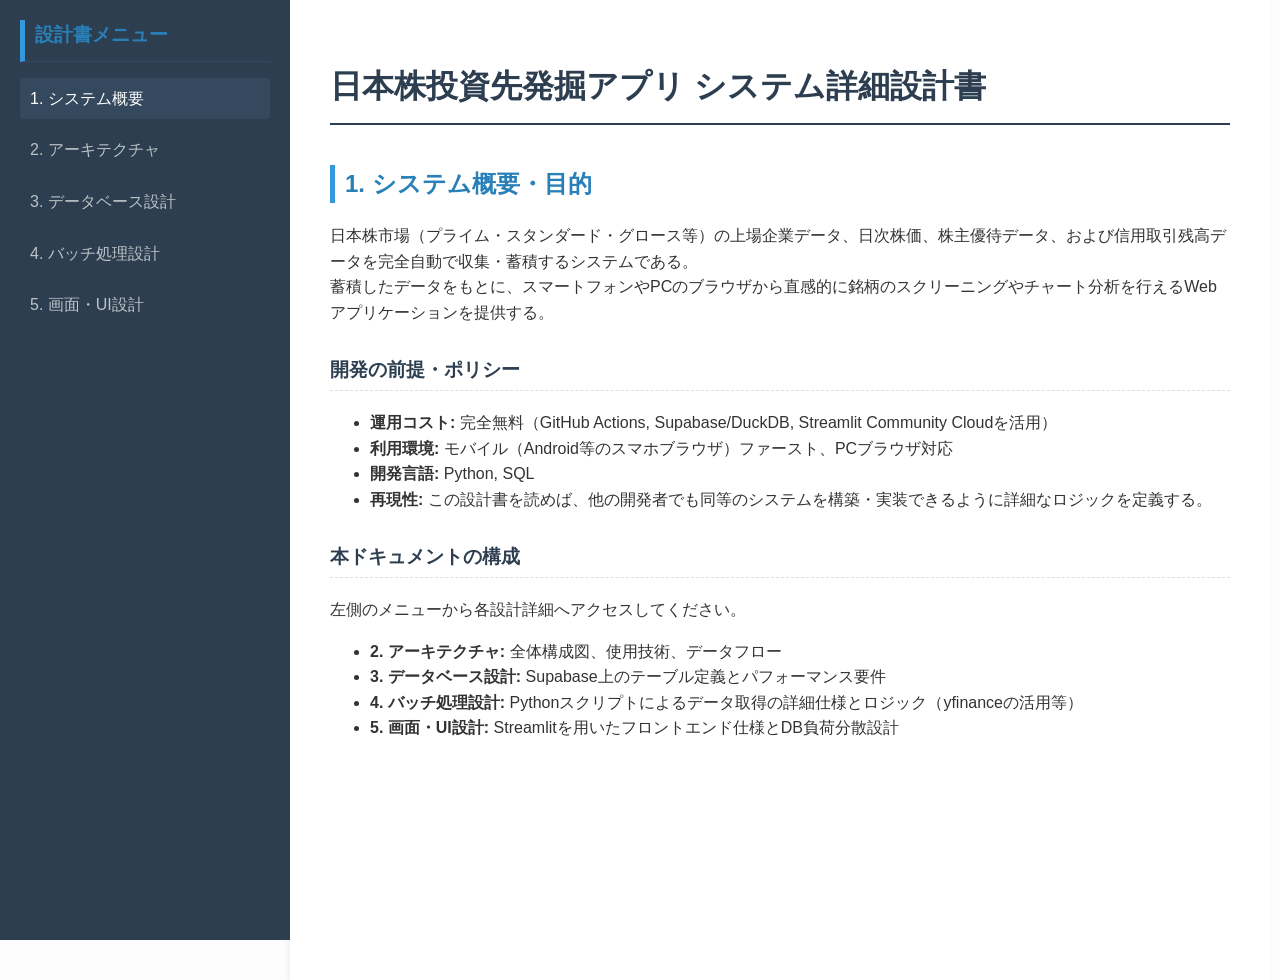
<file: 設計書/index.html>
<!DOCTYPE html>
<html lang="ja">
<head>
    <meta charset="UTF-8">
    <title>システム概要 | 日本株投資先発掘アプリ設計書</title>
    <link rel="stylesheet" href="style.css">
</head>
<body>
    <div class="sidebar">
        <h2>設計書メニュー</h2>
        <ul>
            <li><a href="index.html" class="active">1. システム概要</a></li>
            <li><a href="architecture.html">2. アーキテクチャ</a></li>
            <li><a href="database.html">3. データベース設計</a></li>
            <li><a href="batch_processing.html">4. バッチ処理設計</a></li>
            <li><a href="frontend.html">5. 画面・UI設計</a></li>
        </ul>
    </div>
    <div class="content">
        <h1>日本株投資先発掘アプリ システム詳細設計書</h1>
        
        <h2>1. システム概要・目的</h2>
        <p>日本株市場（プライム・スタンダード・グロース等）の上場企業データ、日次株価、株主優待データ、および信用取引残高データを完全自動で収集・蓄積するシステムである。<br>
        蓄積したデータをもとに、スマートフォンやPCのブラウザから直感的に銘柄のスクリーニングやチャート分析を行えるWebアプリケーションを提供する。</p>
        
        <h3>開発の前提・ポリシー</h3>
        <ul>
            <li><strong>運用コスト:</strong> 完全無料（GitHub Actions, Supabase/DuckDB, Streamlit Community Cloudを活用）</li>
            <li><strong>利用環境:</strong> モバイル（Android等のスマホブラウザ）ファースト、PCブラウザ対応</li>
            <li><strong>開発言語:</strong> Python, SQL</li>
            <li><strong>再現性:</strong> この設計書を読めば、他の開発者でも同等のシステムを構築・実装できるように詳細なロジックを定義する。</li>
        </ul>

        <h3>本ドキュメントの構成</h3>
        <p>左側のメニューから各設計詳細へアクセスしてください。</p>
        <ul>
            <li><strong>2. アーキテクチャ:</strong> 全体構成図、使用技術、データフロー</li>
            <li><strong>3. データベース設計:</strong> Supabase上のテーブル定義とパフォーマンス要件</li>
            <li><strong>4. バッチ処理設計:</strong> Pythonスクリプトによるデータ取得の詳細仕様とロジック（yfinanceの活用等）</li>
            <li><strong>5. 画面・UI設計:</strong> Streamlitを用いたフロントエンド仕様とDB負荷分散設計</li>
        </ul>
    </div>
</body>
</html>
</file>
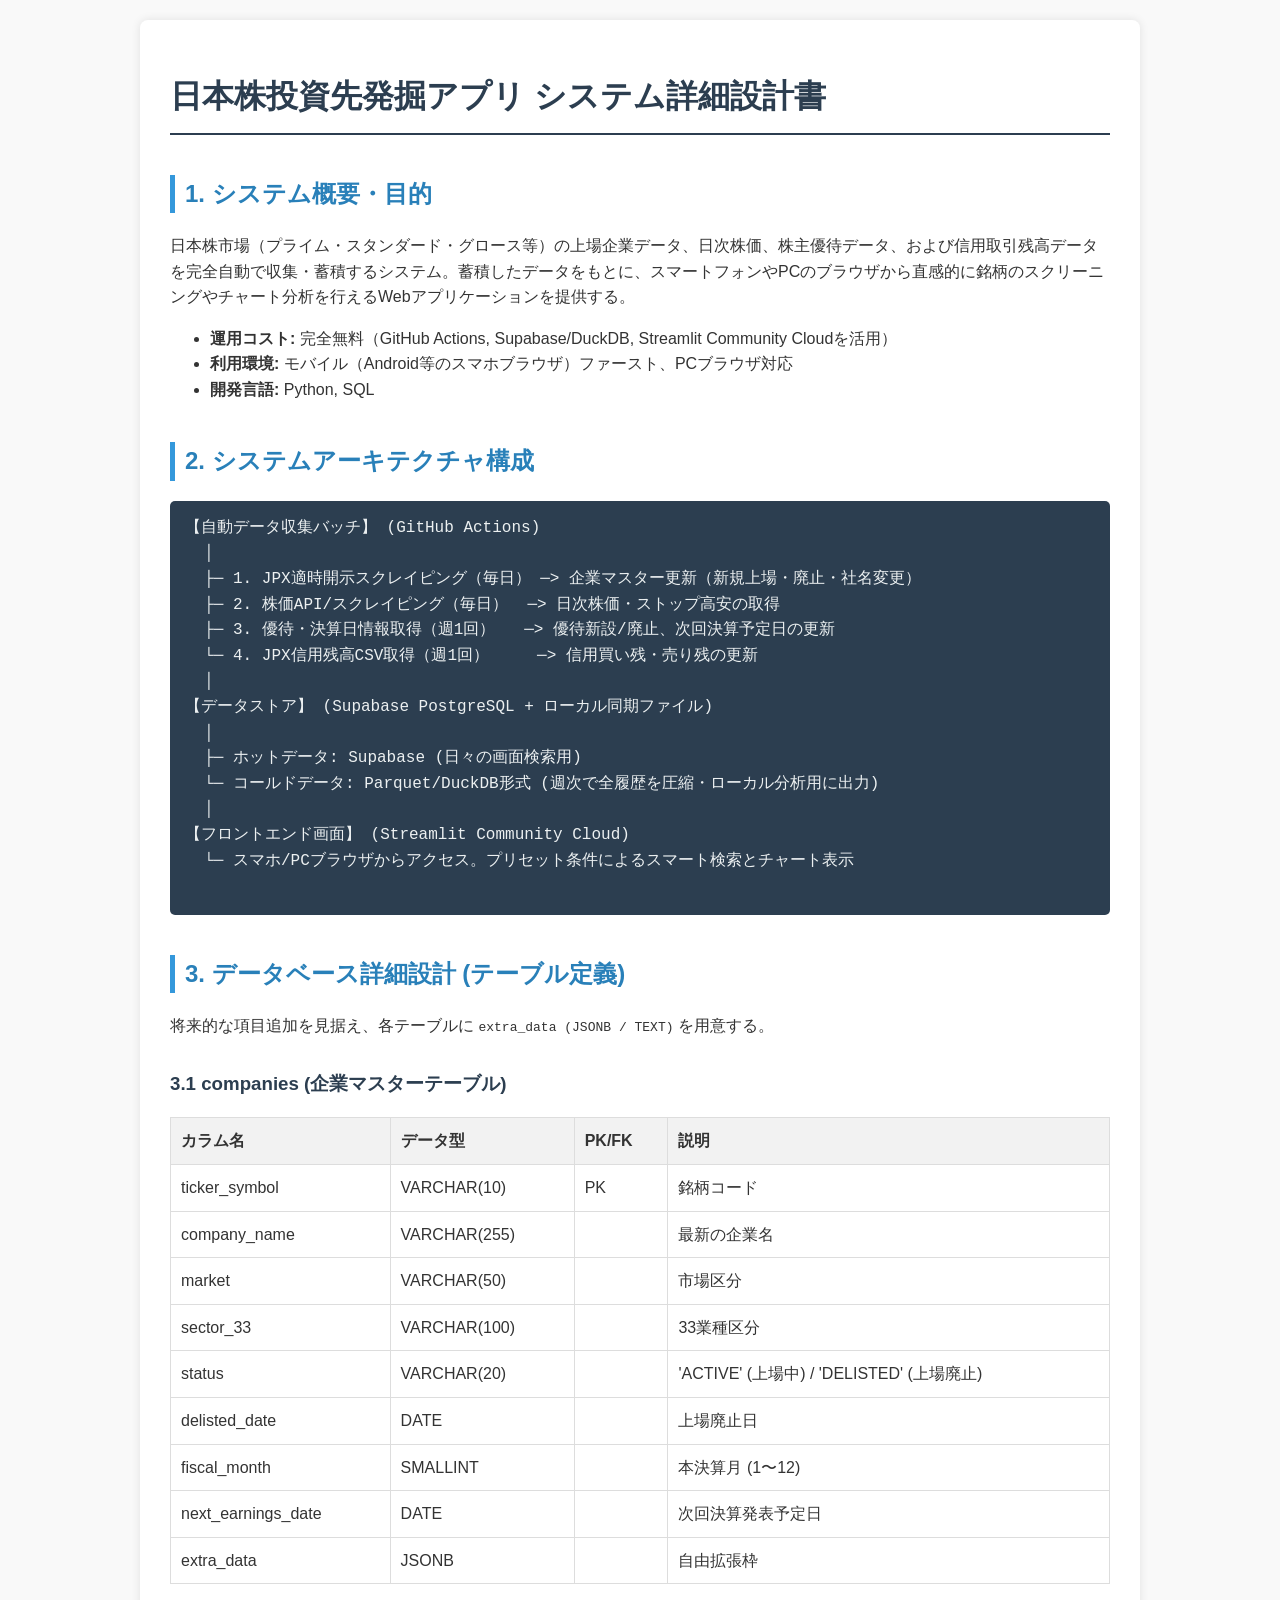
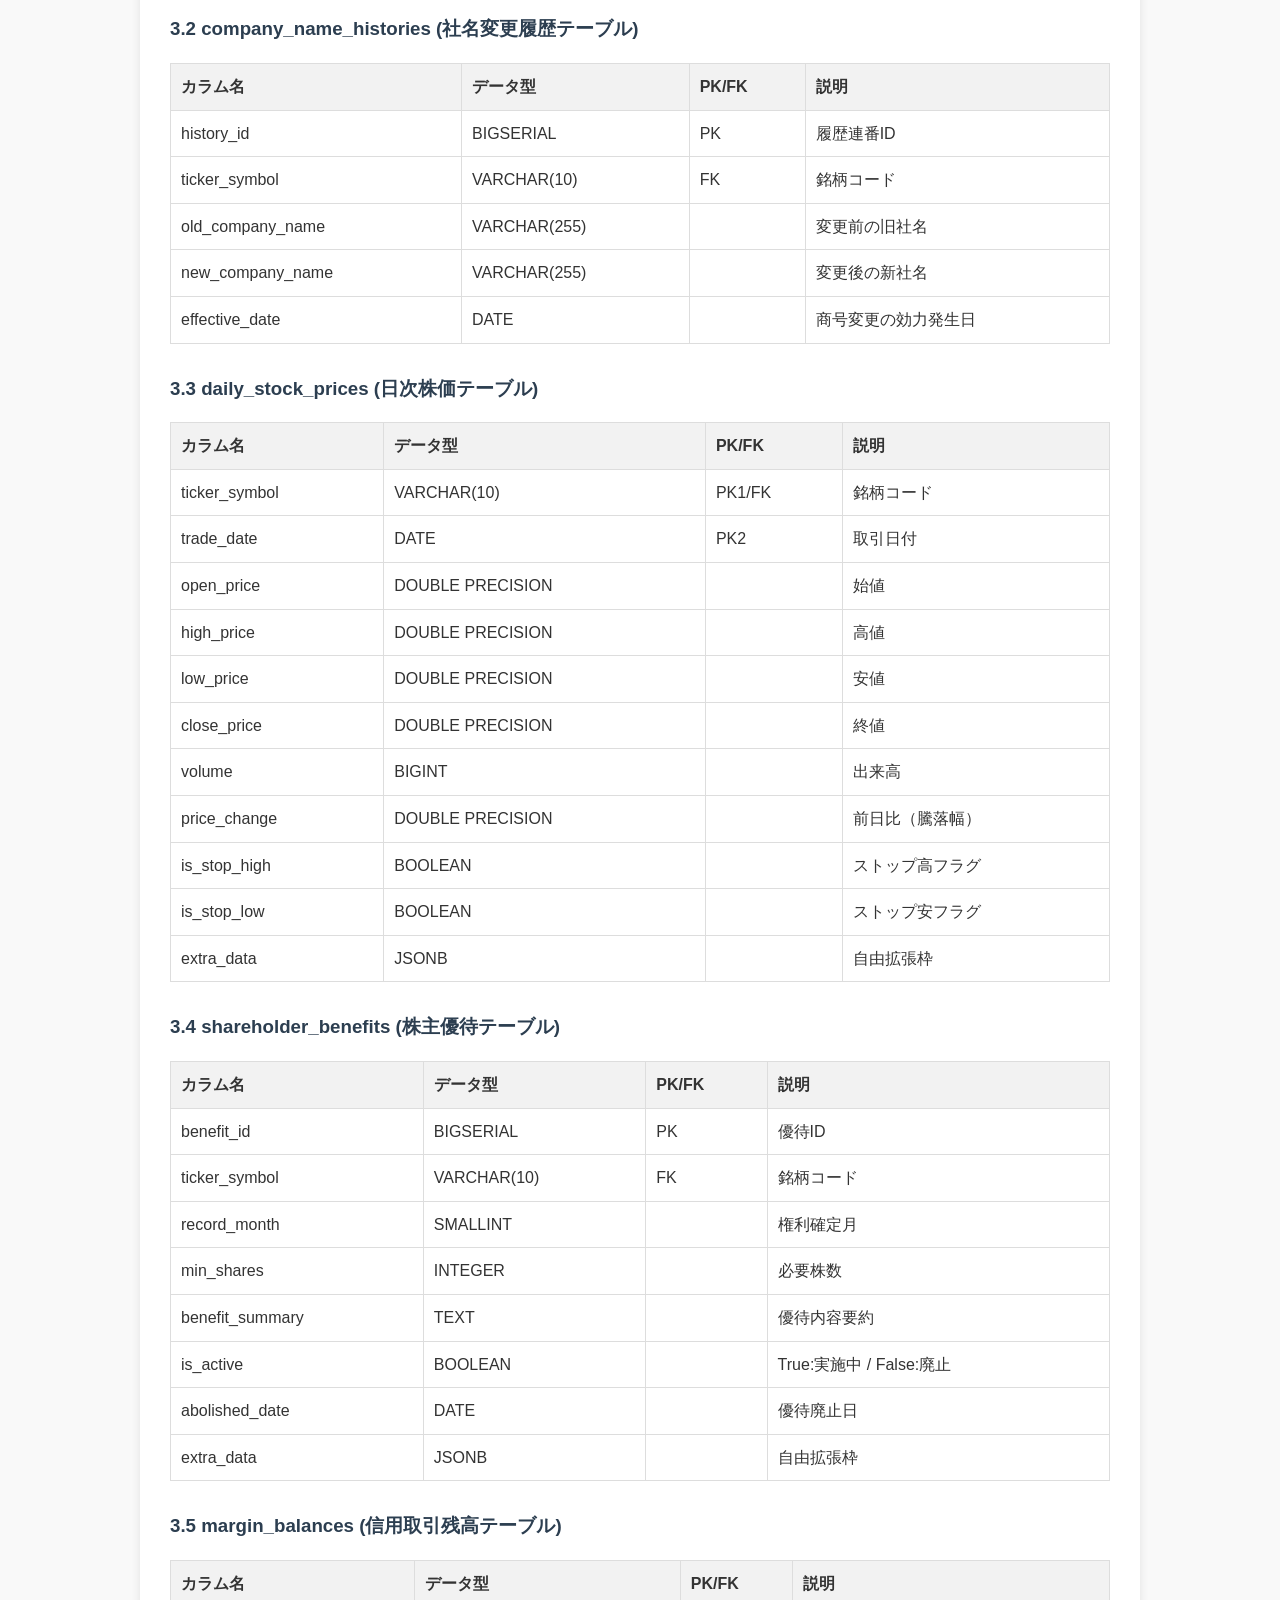
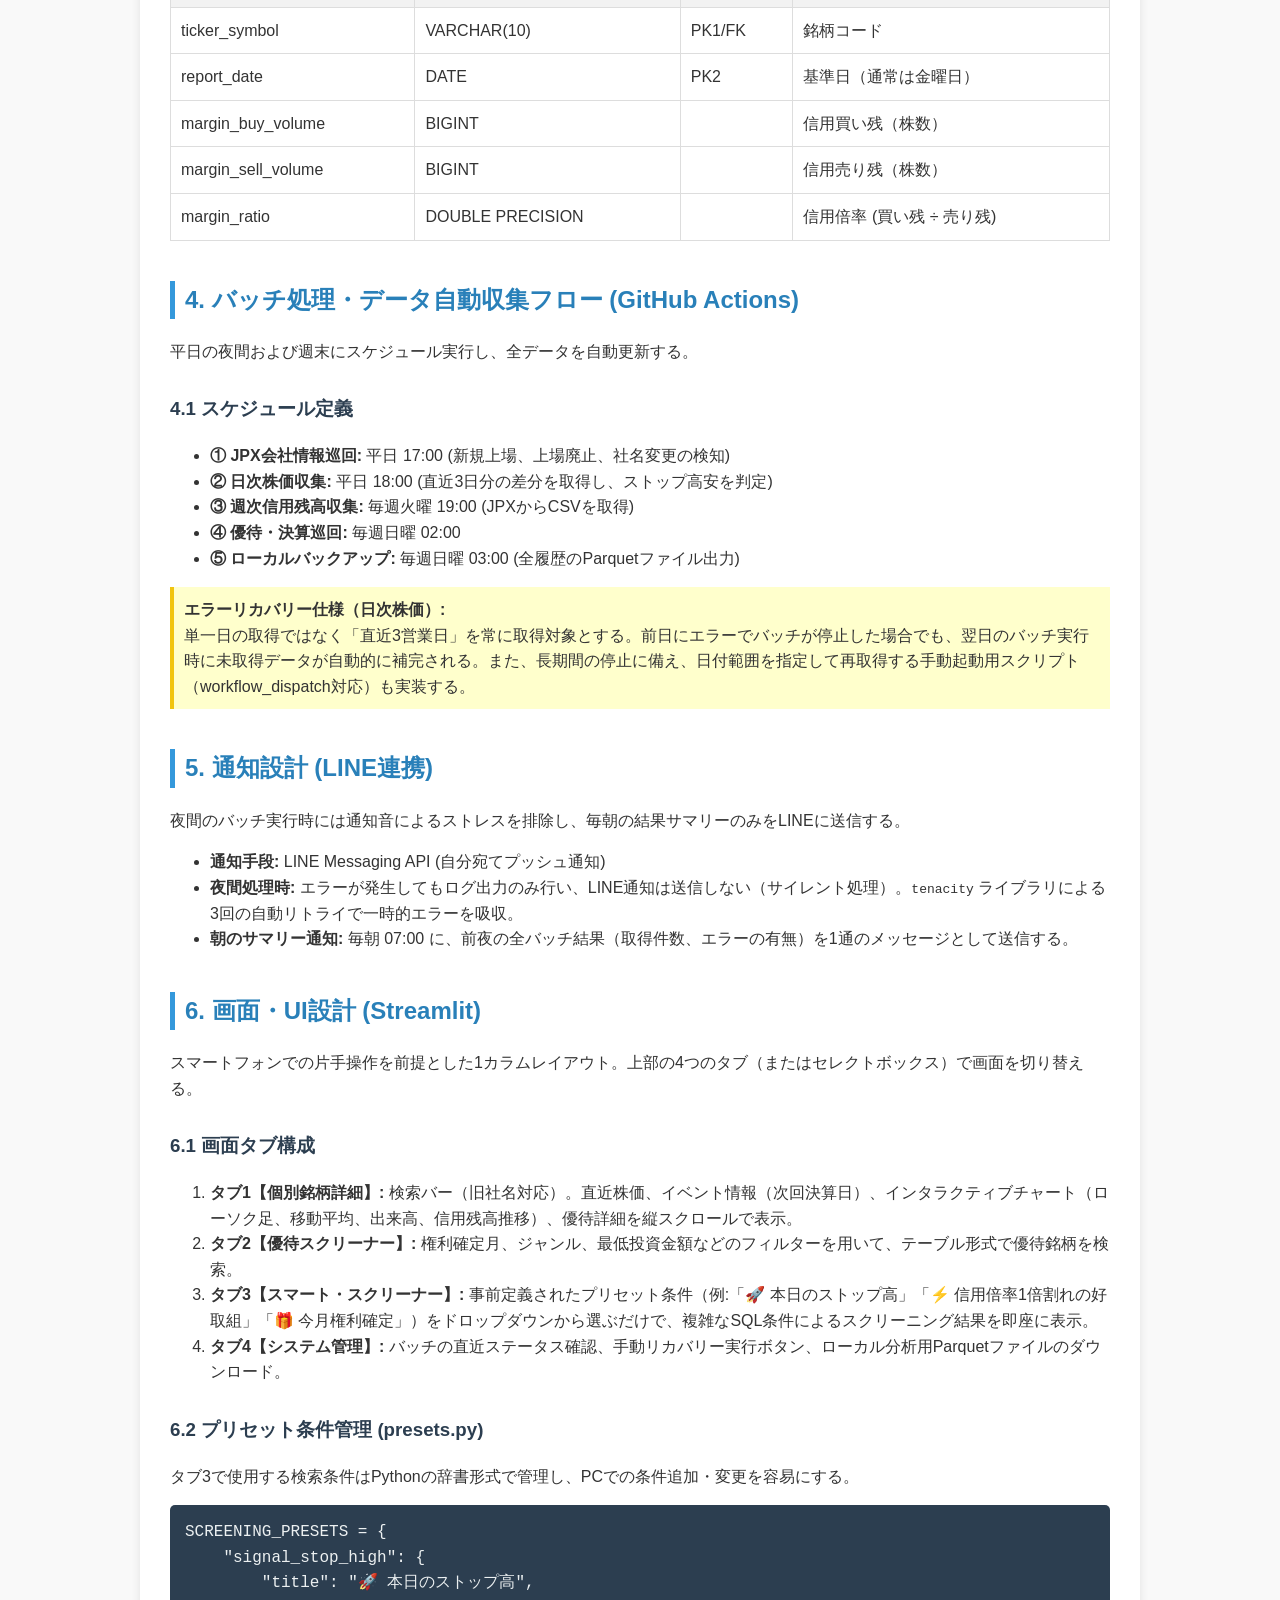
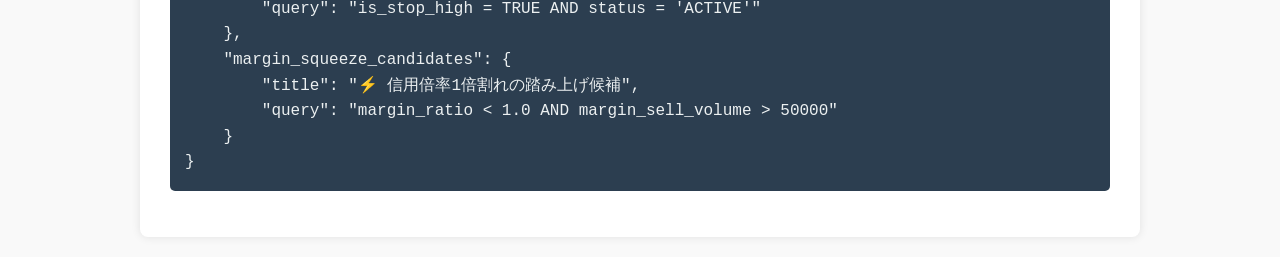
<file: 事前設計書など/システム設計書.html>
<!DOCTYPE html>
<html lang="ja">
<head>
    <meta charset="UTF-8">
    <meta name="viewport" content="width=device-width, initial-scale=1.0">
    <title>日本株投資先発掘アプリ システム詳細設計書</title>
    <style>
        body {
            font-family: -apple-system, BlinkMacSystemFont, "Segoe UI", Roboto, "Helvetica Neue", Arial, sans-serif;
            line-height: 1.6;
            color: #333;
            max-width: 1000px;
            margin: 0 auto;
            padding: 20px;
            background-color: #f9f9f9;
        }
        h1 {
            border-bottom: 2px solid #2c3e50;
            padding-bottom: 10px;
            color: #2c3e50;
        }
        h2 {
            border-left: 5px solid #3498db;
            padding-left: 10px;
            margin-top: 40px;
            color: #2980b9;
        }
        h3 {
            margin-top: 30px;
            color: #2c3e50;
        }
        table {
            border-collapse: collapse;
            width: 100%;
            margin-bottom: 20px;
            background-color: #fff;
        }
        th, td {
            border: 1px solid #ddd;
            padding: 10px;
            text-align: left;
        }
        th {
            background-color: #f2f2f2;
            color: #333;
        }
        pre {
            background-color: #2c3e50;
            color: #ecf0f1;
            padding: 15px;
            border-radius: 5px;
            overflow-x: auto;
            font-family: "Courier New", Courier, monospace;
        }
        .note {
            background-color: #ffffcc;
            border-left: 4px solid #f1c40f;
            padding: 10px;
            margin: 10px 0;
        }
        .container {
            background-color: #fff;
            padding: 30px;
            border-radius: 8px;
            box-shadow: 0 0 10px rgba(0,0,0,0.1);
        }
    </style>
</head>
<body>
    <div class="container">
        <h1>日本株投資先発掘アプリ システム詳細設計書</h1>

        <h2>1. システム概要・目的</h2>
        <p>日本株市場（プライム・スタンダード・グロース等）の上場企業データ、日次株価、株主優待データ、および信用取引残高データを完全自動で収集・蓄積するシステム。蓄積したデータをもとに、スマートフォンやPCのブラウザから直感的に銘柄のスクリーニングやチャート分析を行えるWebアプリケーションを提供する。</p>
        <ul>
            <li><strong>運用コスト:</strong> 完全無料（GitHub Actions, Supabase/DuckDB, Streamlit Community Cloudを活用）</li>
            <li><strong>利用環境:</strong> モバイル（Android等のスマホブラウザ）ファースト、PCブラウザ対応</li>
            <li><strong>開発言語:</strong> Python, SQL</li>
        </ul>

        <h2>2. システムアーキテクチャ構成</h2>
        <pre>
【自動データ収集バッチ】 (GitHub Actions)
  │
  ├─ 1. JPX適時開示スクレイピング（毎日） ─> 企業マスター更新（新規上場・廃止・社名変更）
  ├─ 2. 株価API/スクレイピング（毎日）  ─> 日次株価・ストップ高安の取得
  ├─ 3. 優待・決算日情報取得（週1回）   ─> 優待新設/廃止、次回決算予定日の更新
  └─ 4. JPX信用残高CSV取得（週1回）     ─> 信用買い残・売り残の更新
  │
【データストア】 (Supabase PostgreSQL + ローカル同期ファイル)
  │
  ├─ ホットデータ: Supabase (日々の画面検索用)
  └─ コールドデータ: Parquet/DuckDB形式 (週次で全履歴を圧縮・ローカル分析用に出力)
  │
【フロントエンド画面】 (Streamlit Community Cloud)
  └─ スマホ/PCブラウザからアクセス。プリセット条件によるスマート検索とチャート表示
        </pre>

        <h2>3. データベース詳細設計 (テーブル定義)</h2>
        <p>将来的な項目追加を見据え、各テーブルに <code>extra_data (JSONB / TEXT)</code> を用意する。</p>

        <h3>3.1 companies (企業マスターテーブル)</h3>
        <table>
            <tr><th>カラム名</th><th>データ型</th><th>PK/FK</th><th>説明</th></tr>
            <tr><td>ticker_symbol</td><td>VARCHAR(10)</td><td>PK</td><td>銘柄コード</td></tr>
            <tr><td>company_name</td><td>VARCHAR(255)</td><td></td><td>最新の企業名</td></tr>
            <tr><td>market</td><td>VARCHAR(50)</td><td></td><td>市場区分</td></tr>
            <tr><td>sector_33</td><td>VARCHAR(100)</td><td></td><td>33業種区分</td></tr>
            <tr><td>status</td><td>VARCHAR(20)</td><td></td><td>'ACTIVE' (上場中) / 'DELISTED' (上場廃止)</td></tr>
            <tr><td>delisted_date</td><td>DATE</td><td></td><td>上場廃止日</td></tr>
            <tr><td>fiscal_month</td><td>SMALLINT</td><td></td><td>本決算月 (1〜12)</td></tr>
            <tr><td>next_earnings_date</td><td>DATE</td><td></td><td>次回決算発表予定日</td></tr>
            <tr><td>extra_data</td><td>JSONB</td><td></td><td>自由拡張枠</td></tr>
        </table>

        <h3>3.2 company_name_histories (社名変更履歴テーブル)</h3>
        <table>
            <tr><th>カラム名</th><th>データ型</th><th>PK/FK</th><th>説明</th></tr>
            <tr><td>history_id</td><td>BIGSERIAL</td><td>PK</td><td>履歴連番ID</td></tr>
            <tr><td>ticker_symbol</td><td>VARCHAR(10)</td><td>FK</td><td>銘柄コード</td></tr>
            <tr><td>old_company_name</td><td>VARCHAR(255)</td><td></td><td>変更前の旧社名</td></tr>
            <tr><td>new_company_name</td><td>VARCHAR(255)</td><td></td><td>変更後の新社名</td></tr>
            <tr><td>effective_date</td><td>DATE</td><td></td><td>商号変更の効力発生日</td></tr>
        </table>

        <h3>3.3 daily_stock_prices (日次株価テーブル)</h3>
        <table>
            <tr><th>カラム名</th><th>データ型</th><th>PK/FK</th><th>説明</th></tr>
            <tr><td>ticker_symbol</td><td>VARCHAR(10)</td><td>PK1/FK</td><td>銘柄コード</td></tr>
            <tr><td>trade_date</td><td>DATE</td><td>PK2</td><td>取引日付</td></tr>
            <tr><td>open_price</td><td>DOUBLE PRECISION</td><td></td><td>始値</td></tr>
            <tr><td>high_price</td><td>DOUBLE PRECISION</td><td></td><td>高値</td></tr>
            <tr><td>low_price</td><td>DOUBLE PRECISION</td><td></td><td>安値</td></tr>
            <tr><td>close_price</td><td>DOUBLE PRECISION</td><td></td><td>終値</td></tr>
            <tr><td>volume</td><td>BIGINT</td><td></td><td>出来高</td></tr>
            <tr><td>price_change</td><td>DOUBLE PRECISION</td><td></td><td>前日比（騰落幅）</td></tr>
            <tr><td>is_stop_high</td><td>BOOLEAN</td><td></td><td>ストップ高フラグ</td></tr>
            <tr><td>is_stop_low</td><td>BOOLEAN</td><td></td><td>ストップ安フラグ</td></tr>
            <tr><td>extra_data</td><td>JSONB</td><td></td><td>自由拡張枠</td></tr>
        </table>

        <h3>3.4 shareholder_benefits (株主優待テーブル)</h3>
        <table>
            <tr><th>カラム名</th><th>データ型</th><th>PK/FK</th><th>説明</th></tr>
            <tr><td>benefit_id</td><td>BIGSERIAL</td><td>PK</td><td>優待ID</td></tr>
            <tr><td>ticker_symbol</td><td>VARCHAR(10)</td><td>FK</td><td>銘柄コード</td></tr>
            <tr><td>record_month</td><td>SMALLINT</td><td></td><td>権利確定月</td></tr>
            <tr><td>min_shares</td><td>INTEGER</td><td></td><td>必要株数</td></tr>
            <tr><td>benefit_summary</td><td>TEXT</td><td></td><td>優待内容要約</td></tr>
            <tr><td>is_active</td><td>BOOLEAN</td><td></td><td>True:実施中 / False:廃止</td></tr>
            <tr><td>abolished_date</td><td>DATE</td><td></td><td>優待廃止日</td></tr>
            <tr><td>extra_data</td><td>JSONB</td><td></td><td>自由拡張枠</td></tr>
        </table>

        <h3>3.5 margin_balances (信用取引残高テーブル)</h3>
        <table>
            <tr><th>カラム名</th><th>データ型</th><th>PK/FK</th><th>説明</th></tr>
            <tr><td>ticker_symbol</td><td>VARCHAR(10)</td><td>PK1/FK</td><td>銘柄コード</td></tr>
            <tr><td>report_date</td><td>DATE</td><td>PK2</td><td>基準日（通常は金曜日）</td></tr>
            <tr><td>margin_buy_volume</td><td>BIGINT</td><td></td><td>信用買い残（株数）</td></tr>
            <tr><td>margin_sell_volume</td><td>BIGINT</td><td></td><td>信用売り残（株数）</td></tr>
            <tr><td>margin_ratio</td><td>DOUBLE PRECISION</td><td></td><td>信用倍率 (買い残 ÷ 売り残)</td></tr>
        </table>

        <h2>4. バッチ処理・データ自動収集フロー (GitHub Actions)</h2>
        <p>平日の夜間および週末にスケジュール実行し、全データを自動更新する。</p>
        
        <h3>4.1 スケジュール定義</h3>
        <ul>
            <li><strong>① JPX会社情報巡回:</strong> 平日 17:00 (新規上場、上場廃止、社名変更の検知)</li>
            <li><strong>② 日次株価収集:</strong> 平日 18:00 (直近3日分の差分を取得し、ストップ高安を判定)</li>
            <li><strong>③ 週次信用残高収集:</strong> 毎週火曜 19:00 (JPXからCSVを取得)</li>
            <li><strong>④ 優待・決算巡回:</strong> 毎週日曜 02:00</li>
            <li><strong>⑤ ローカルバックアップ:</strong> 毎週日曜 03:00 (全履歴のParquetファイル出力)</li>
        </ul>

        <div class="note">
            <strong>エラーリカバリー仕様（日次株価）:</strong><br>
            単一日の取得ではなく「直近3営業日」を常に取得対象とする。前日にエラーでバッチが停止した場合でも、翌日のバッチ実行時に未取得データが自動的に補完される。また、長期間の停止に備え、日付範囲を指定して再取得する手動起動用スクリプト（workflow_dispatch対応）も実装する。
        </div>

        <h2>5. 通知設計 (LINE連携)</h2>
        <p>夜間のバッチ実行時には通知音によるストレスを排除し、毎朝の結果サマリーのみをLINEに送信する。</p>
        <ul>
            <li><strong>通知手段:</strong> LINE Messaging API (自分宛てプッシュ通知)</li>
            <li><strong>夜間処理時:</strong> エラーが発生してもログ出力のみ行い、LINE通知は送信しない（サイレント処理）。<code>tenacity</code> ライブラリによる3回の自動リトライで一時的エラーを吸収。</li>
            <li><strong>朝のサマリー通知:</strong> 毎朝 07:00 に、前夜の全バッチ結果（取得件数、エラーの有無）を1通のメッセージとして送信する。</li>
        </ul>

        <h2>6. 画面・UI設計 (Streamlit)</h2>
        <p>スマートフォンでの片手操作を前提とした1カラムレイアウト。上部の4つのタブ（またはセレクトボックス）で画面を切り替える。</p>

        <h3>6.1 画面タブ構成</h3>
        <ol>
            <li><strong>タブ1【個別銘柄詳細】:</strong> 検索バー（旧社名対応）。直近株価、イベント情報（次回決算日）、インタラクティブチャート（ローソク足、移動平均、出来高、信用残高推移）、優待詳細を縦スクロールで表示。</li>
            <li><strong>タブ2【優待スクリーナー】:</strong> 権利確定月、ジャンル、最低投資金額などのフィルターを用いて、テーブル形式で優待銘柄を検索。</li>
            <li><strong>タブ3【スマート・スクリーナー】:</strong> 事前定義されたプリセット条件（例:「🚀 本日のストップ高」「⚡ 信用倍率1倍割れの好取組」「🎁 今月権利確定」）をドロップダウンから選ぶだけで、複雑なSQL条件によるスクリーニング結果を即座に表示。</li>
            <li><strong>タブ4【システム管理】:</strong> バッチの直近ステータス確認、手動リカバリー実行ボタン、ローカル分析用Parquetファイルのダウンロード。</li>
        </ol>

        <h3>6.2 プリセット条件管理 (presets.py)</h3>
        <p>タブ3で使用する検索条件はPythonの辞書形式で管理し、PCでの条件追加・変更を容易にする。</p>
<pre>
SCREENING_PRESETS = {
    "signal_stop_high": {
        "title": "🚀 本日のストップ高",
        "query": "is_stop_high = TRUE AND status = 'ACTIVE'"
    },
    "margin_squeeze_candidates": {
        "title": "⚡ 信用倍率1倍割れの踏み上げ候補",
        "query": "margin_ratio < 1.0 AND margin_sell_volume > 50000"
    }
}
</pre>
    </div>
</body>
</html>
</file>
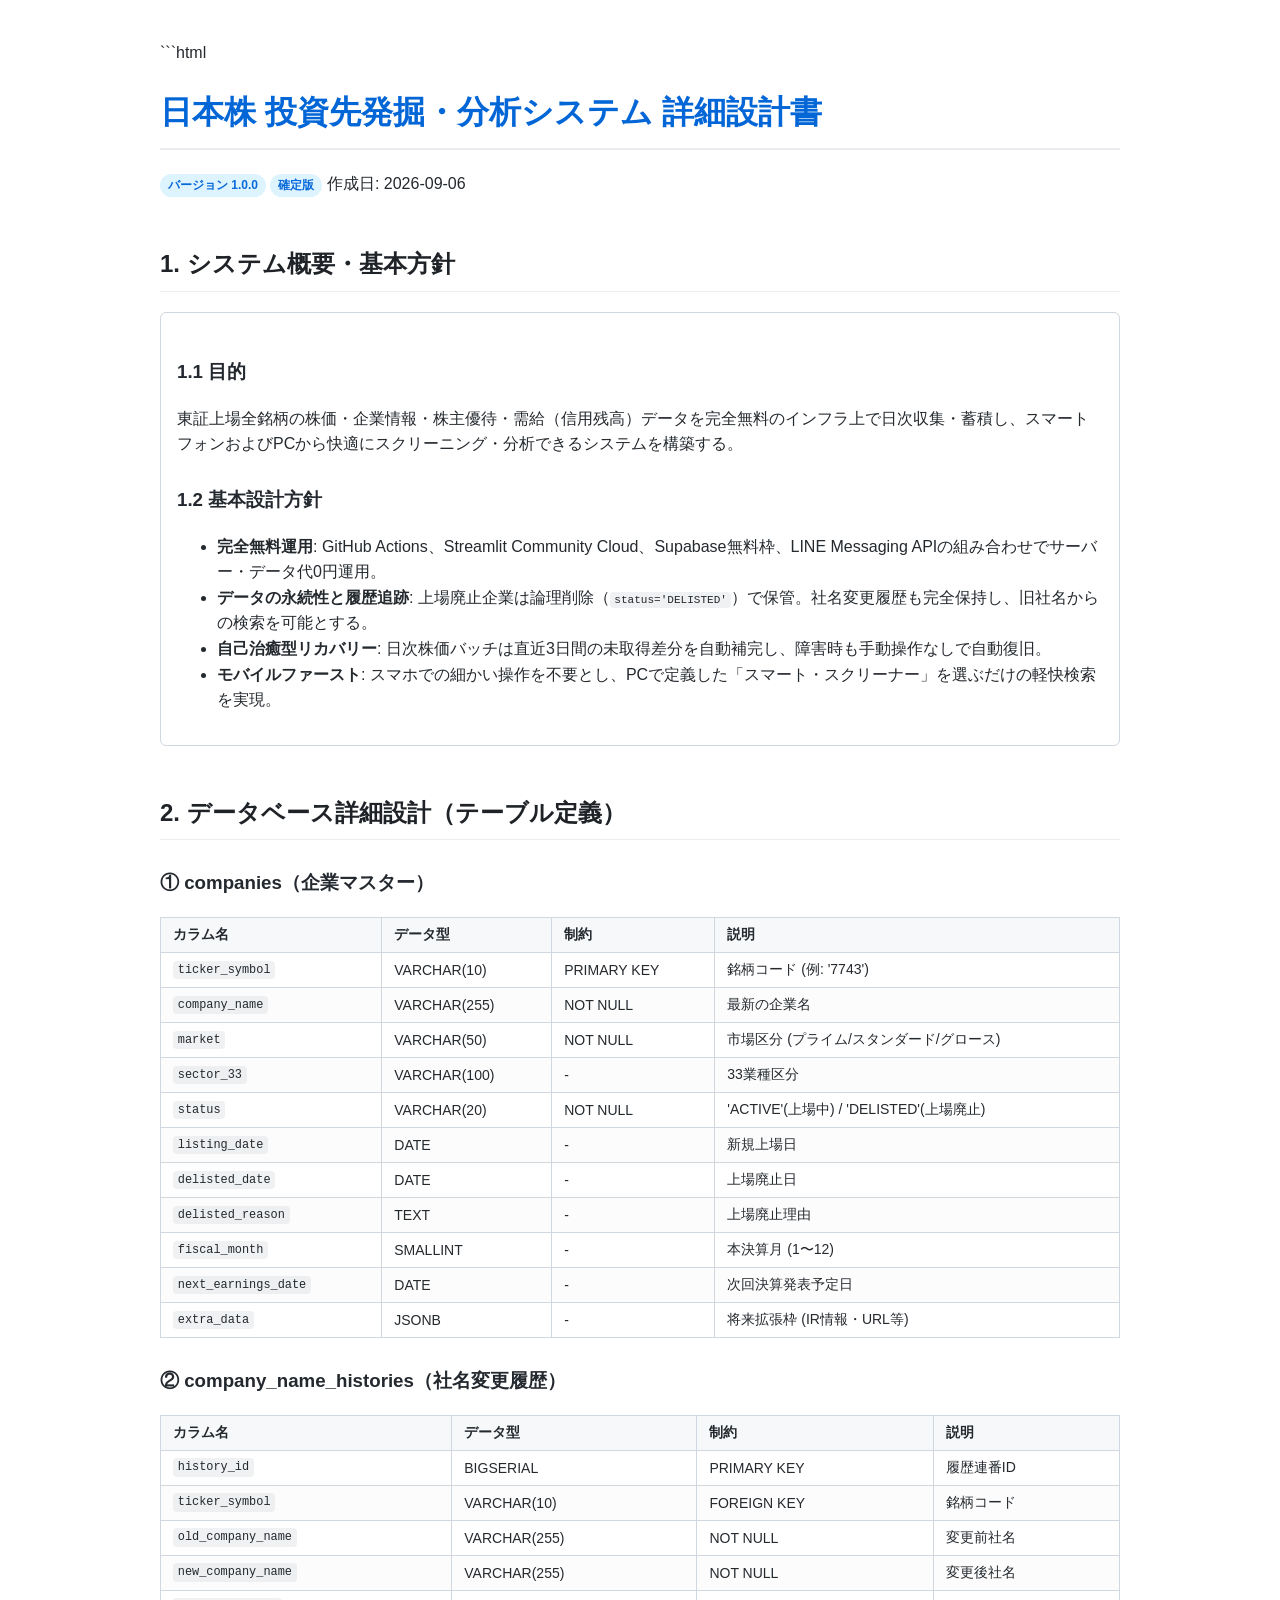
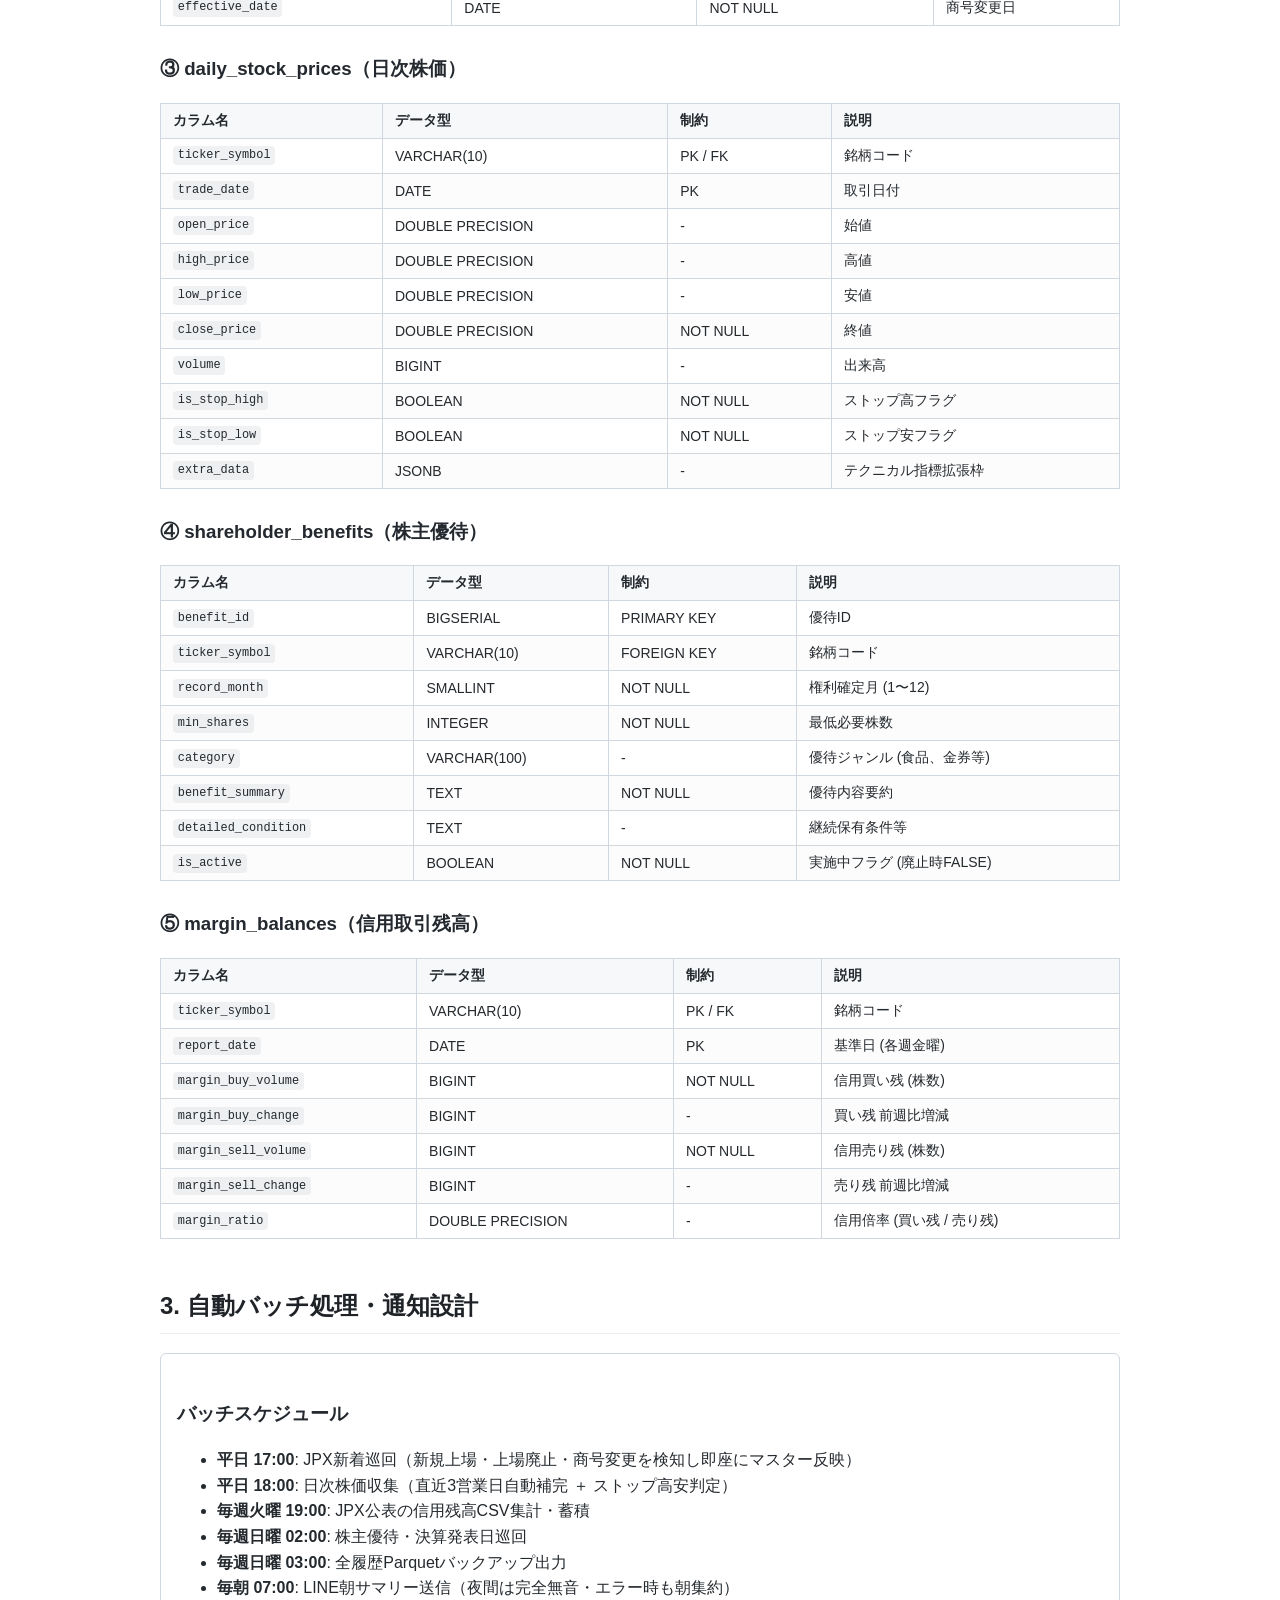
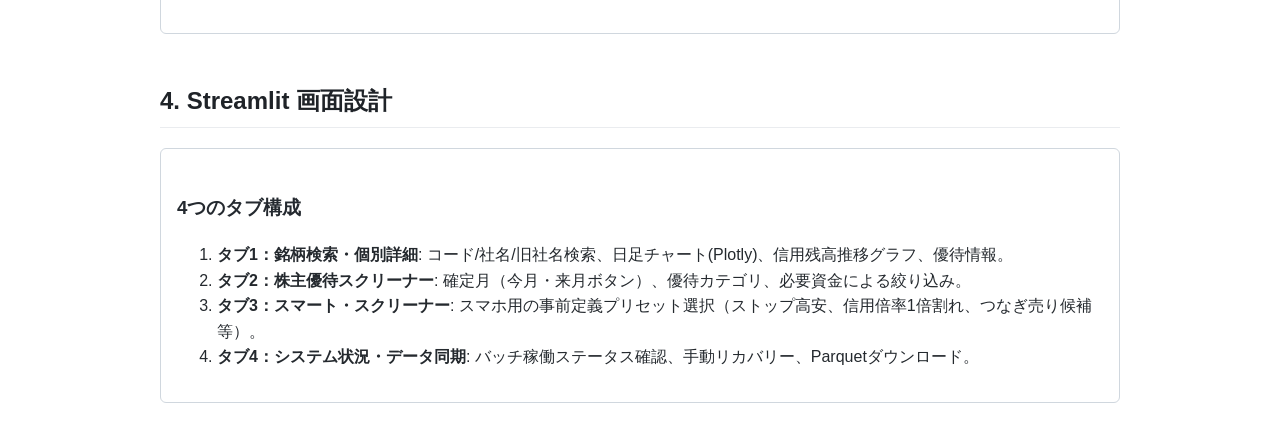
<file: 事前設計書など/ｘ日本株投資アプリ設計書.html>
```html
<!DOCTYPE html>
<html lang="ja">
<head>
<meta charset="UTF-8">
<title>日本株 投資先発掘・分析システム 詳細設計書</title>
<style>
  body {
    font-family: -apple-system, BlinkMacSystemFont, "Segoe UI", Roboto, "Helvetica Neue", Arial, sans-serif;
    line-height: 1.6;
    color: #24292e;
    max-width: 960px;
    margin: 40px auto;
    padding: 0 20px;
  }
  h1 { border-bottom: 2px solid #eaecef; padding-bottom: 0.3em; color: #0366d6; }
  h2 { border-bottom: 1px solid #eaecef; padding-bottom: 0.3em; margin-top: 2em; color: #1f2328; }
  h3 { margin-top: 1.5em; color: #24292f; }
  table {
    border-collapse: collapse;
    width: 100%;
    margin: 1em 0;
  }
  th, td {
    border: 1px solid #d0d7de;
    padding: 8px 12px;
    text-align: left;
    font-size: 14px;
  }
  th { background-color: #f6f8fa; font-weight: 600; }
  tr:nth-child(even) { background-color: #fcfcfc; }
  pre {
    background-color: #f6f8fa;
    border-radius: 6px;
    padding: 14px;
    overflow: auto;
    font-size: 13px;
    line-height: 1.45;
  }
  code {
    background-color: rgba(175,184,193,0.2);
    padding: 0.2em 0.4em;
    border-radius: 4px;
    font-size: 85%;
  }
  pre code { background-color: transparent; padding: 0; }
  .badge {
    display: inline-block;
    padding: 2px 8px;
    font-size: 12px;
    font-weight: 600;
    border-radius: 12px;
    background-color: #ddf4ff;
    color: #0969da;
  }
  .card {
    border: 1px solid #d0d7de;
    border-radius: 6px;
    padding: 16px;
    margin-bottom: 16px;
    background-color: #ffffff;
  }
</style>
</head>
<body>

<h1>日本株 投資先発掘・分析システム 詳細設計書</h1>
<p><span class="badge">バージョン 1.0.0</span> <span class="badge">確定版</span> 作成日: 2026-09-06</p>

<h2>1. システム概要・基本方針</h2>
<div class="card">
  <h3>1.1 目的</h3>
  <p>東証上場全銘柄の株価・企業情報・株主優待・需給（信用残高）データを完全無料のインフラ上で日次収集・蓄積し、スマートフォンおよびPCから快適にスクリーニング・分析できるシステムを構築する。</p>
  <h3>1.2 基本設計方針</h3>
  <ul>
    <li><strong>完全無料運用</strong>: GitHub Actions、Streamlit Community Cloud、Supabase無料枠、LINE Messaging APIの組み合わせでサーバー・データ代0円運用。</li>
    <li><strong>データの永続性と履歴追跡</strong>: 上場廃止企業は論理削除（<code>status='DELISTED'</code>）で保管。社名変更履歴も完全保持し、旧社名からの検索を可能とする。</li>
    <li><strong>自己治癒型リカバリー</strong>: 日次株価バッチは直近3日間の未取得差分を自動補完し、障害時も手動操作なしで自動復旧。</li>
    <li><strong>モバイルファースト</strong>: スマホでの細かい操作を不要とし、PCで定義した「スマート・スクリーナー」を選ぶだけの軽快検索を実現。</li>
  </ul>
</div>

<h2>2. データベース詳細設計（テーブル定義）</h2>

<h3>① companies（企業マスター）</h3>
<table>
  <thead>
    <tr><th>カラム名</th><th>データ型</th><th>制約</th><th>説明</th></tr>
  </thead>
  <tbody>
    <tr><td><code>ticker_symbol</code></td><td>VARCHAR(10)</td><td>PRIMARY KEY</td><td>銘柄コード (例: '7743')</td></tr>
    <tr><td><code>company_name</code></td><td>VARCHAR(255)</td><td>NOT NULL</td><td>最新の企業名</td></tr>
    <tr><td><code>market</code></td><td>VARCHAR(50)</td><td>NOT NULL</td><td>市場区分 (プライム/スタンダード/グロース)</td></tr>
    <tr><td><code>sector_33</code></td><td>VARCHAR(100)</td><td>-</td><td>33業種区分</td></tr>
    <tr><td><code>status</code></td><td>VARCHAR(20)</td><td>NOT NULL</td><td>'ACTIVE'(上場中) / 'DELISTED'(上場廃止)</td></tr>
    <tr><td><code>listing_date</code></td><td>DATE</td><td>-</td><td>新規上場日</td></tr>
    <tr><td><code>delisted_date</code></td><td>DATE</td><td>-</td><td>上場廃止日</td></tr>
    <tr><td><code>delisted_reason</code></td><td>TEXT</td><td>-</td><td>上場廃止理由</td></tr>
    <tr><td><code>fiscal_month</code></td><td>SMALLINT</td><td>-</td><td>本決算月 (1〜12)</td></tr>
    <tr><td><code>next_earnings_date</code></td><td>DATE</td><td>-</td><td>次回決算発表予定日</td></tr>
    <tr><td><code>extra_data</code></td><td>JSONB</td><td>-</td><td>将来拡張枠 (IR情報・URL等)</td></tr>
  </tbody>
</table>

<h3>② company_name_histories（社名変更履歴）</h3>
<table>
  <thead>
    <tr><th>カラム名</th><th>データ型</th><th>制約</th><th>説明</th></tr>
  </thead>
  <tbody>
    <tr><td><code>history_id</code></td><td>BIGSERIAL</td><td>PRIMARY KEY</td><td>履歴連番ID</td></tr>
    <tr><td><code>ticker_symbol</code></td><td>VARCHAR(10)</td><td>FOREIGN KEY</td><td>銘柄コード</td></tr>
    <tr><td><code>old_company_name</code></td><td>VARCHAR(255)</td><td>NOT NULL</td><td>変更前社名</td></tr>
    <tr><td><code>new_company_name</code></td><td>VARCHAR(255)</td><td>NOT NULL</td><td>変更後社名</td></tr>
    <tr><td><code>effective_date</code></td><td>DATE</td><td>NOT NULL</td><td>商号変更日</td></tr>
  </tbody>
</table>

<h3>③ daily_stock_prices（日次株価）</h3>
<table>
  <thead>
    <tr><th>カラム名</th><th>データ型</th><th>制約</th><th>説明</th></tr>
  </thead>
  <tbody>
    <tr><td><code>ticker_symbol</code></td><td>VARCHAR(10)</td><td>PK / FK</td><td>銘柄コード</td></tr>
    <tr><td><code>trade_date</code></td><td>DATE</td><td>PK</td><td>取引日付</td></tr>
    <tr><td><code>open_price</code></td><td>DOUBLE PRECISION</td><td>-</td><td>始値</td></tr>
    <tr><td><code>high_price</code></td><td>DOUBLE PRECISION</td><td>-</td><td>高値</td></tr>
    <tr><td><code>low_price</code></td><td>DOUBLE PRECISION</td><td>-</td><td>安値</td></tr>
    <tr><td><code>close_price</code></td><td>DOUBLE PRECISION</td><td>NOT NULL</td><td>終値</td></tr>
    <tr><td><code>volume</code></td><td>BIGINT</td><td>-</td><td>出来高</td></tr>
    <tr><td><code>is_stop_high</code></td><td>BOOLEAN</td><td>NOT NULL</td><td>ストップ高フラグ</td></tr>
    <tr><td><code>is_stop_low</code></td><td>BOOLEAN</td><td>NOT NULL</td><td>ストップ安フラグ</td></tr>
    <tr><td><code>extra_data</code></td><td>JSONB</td><td>-</td><td>テクニカル指標拡張枠</td></tr>
  </tbody>
</table>

<h3>④ shareholder_benefits（株主優待）</h3>
<table>
  <thead>
    <tr><th>カラム名</th><th>データ型</th><th>制約</th><th>説明</th></tr>
  </thead>
  <tbody>
    <tr><td><code>benefit_id</code></td><td>BIGSERIAL</td><td>PRIMARY KEY</td><td>優待ID</td></tr>
    <tr><td><code>ticker_symbol</code></td><td>VARCHAR(10)</td><td>FOREIGN KEY</td><td>銘柄コード</td></tr>
    <tr><td><code>record_month</code></td><td>SMALLINT</td><td>NOT NULL</td><td>権利確定月 (1〜12)</td></tr>
    <tr><td><code>min_shares</code></td><td>INTEGER</td><td>NOT NULL</td><td>最低必要株数</td></tr>
    <tr><td><code>category</code></td><td>VARCHAR(100)</td><td>-</td><td>優待ジャンル (食品、金券等)</td></tr>
    <tr><td><code>benefit_summary</code></td><td>TEXT</td><td>NOT NULL</td><td>優待内容要約</td></tr>
    <tr><td><code>detailed_condition</code></td><td>TEXT</td><td>-</td><td>継続保有条件等</td></tr>
    <tr><td><code>is_active</code></td><td>BOOLEAN</td><td>NOT NULL</td><td>実施中フラグ (廃止時FALSE)</td></tr>
  </tbody>
</table>

<h3>⑤ margin_balances（信用取引残高）</h3>
<table>
  <thead>
    <tr><th>カラム名</th><th>データ型</th><th>制約</th><th>説明</th></tr>
  </thead>
  <tbody>
    <tr><td><code>ticker_symbol</code></td><td>VARCHAR(10)</td><td>PK / FK</td><td>銘柄コード</td></tr>
    <tr><td><code>report_date</code></td><td>DATE</td><td>PK</td><td>基準日 (各週金曜)</td></tr>
    <tr><td><code>margin_buy_volume</code></td><td>BIGINT</td><td>NOT NULL</td><td>信用買い残 (株数)</td></tr>
    <tr><td><code>margin_buy_change</code></td><td>BIGINT</td><td>-</td><td>買い残 前週比増減</td></tr>
    <tr><td><code>margin_sell_volume</code></td><td>BIGINT</td><td>NOT NULL</td><td>信用売り残 (株数)</td></tr>
    <tr><td><code>margin_sell_change</code></td><td>BIGINT</td><td>-</td><td>売り残 前週比増減</td></tr>
    <tr><td><code>margin_ratio</code></td><td>DOUBLE PRECISION</td><td>-</td><td>信用倍率 (買い残 / 売り残)</td></tr>
  </tbody>
</table>

<h2>3. 自動バッチ処理・通知設計</h2>
<div class="card">
  <h3>バッチスケジュール</h3>
  <ul>
    <li><strong>平日 17:00</strong>: JPX新着巡回（新規上場・上場廃止・商号変更を検知し即座にマスター反映）</li>
    <li><strong>平日 18:00</strong>: 日次株価収集（直近3営業日自動補完 ＋ ストップ高安判定）</li>
    <li><strong>毎週火曜 19:00</strong>: JPX公表の信用残高CSV集計・蓄積</li>
    <li><strong>毎週日曜 02:00</strong>: 株主優待・決算発表日巡回</li>
    <li><strong>毎週日曜 03:00</strong>: 全履歴Parquetバックアップ出力</li>
    <li><strong>毎朝 07:00</strong>: LINE朝サマリー送信（夜間は完全無音・エラー時も朝集約）</li>
  </ul>
</div>

<h2>4. Streamlit 画面設計</h2>
<div class="card">
  <h3>4つのタブ構成</h3>
  <ol>
    <li><strong>タブ1：銘柄検索・個別詳細</strong>: コード/社名/旧社名検索、日足チャート(Plotly)、信用残高推移グラフ、優待情報。</li>
    <li><strong>タブ2：株主優待スクリーナー</strong>: 確定月（今月・来月ボタン）、優待カテゴリ、必要資金による絞り込み。</li>
    <li><strong>タブ3：スマート・スクリーナー</strong>: スマホ用の事前定義プリセット選択（ストップ高安、信用倍率1倍割れ、つなぎ売り候補等）。</li>
    <li><strong>タブ4：システム状況・データ同期</strong>: バッチ稼働ステータス確認、手動リカバリー、Parquetダウンロード。</li>
  </ol>
</div>

</body>
</html>
</file>
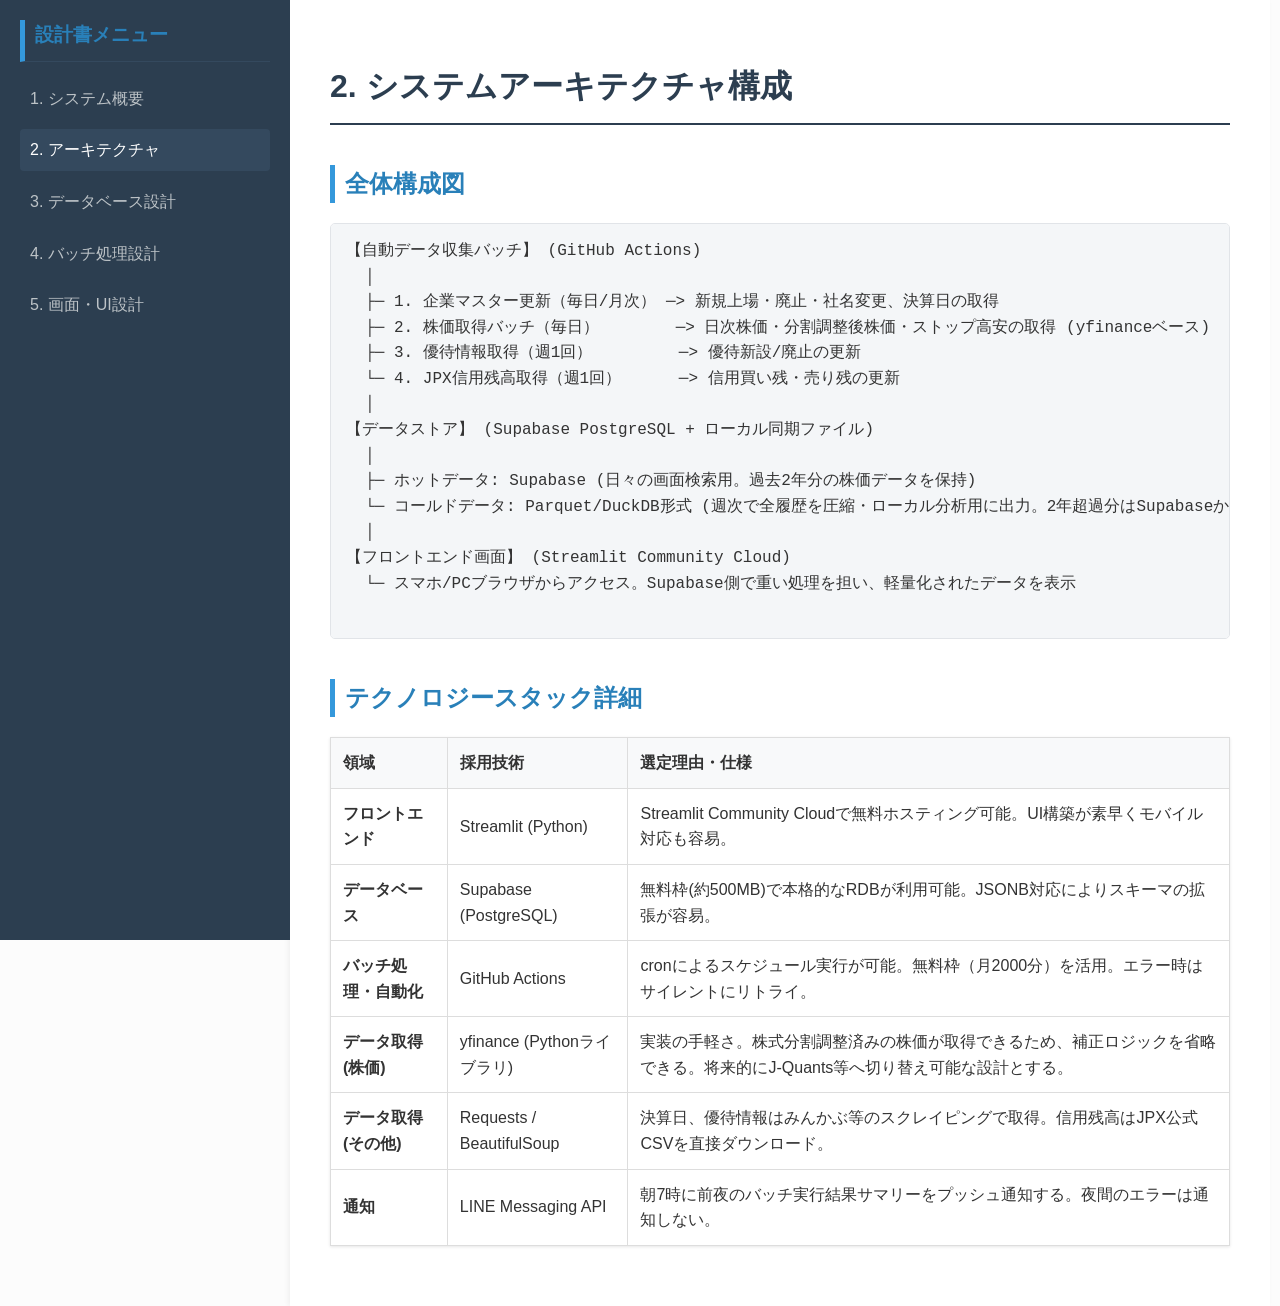
<file: 設計書/architecture.html>
<!DOCTYPE html>
<html lang="ja">
<head>
    <meta charset="UTF-8">
    <title>アーキテクチャ | 日本株投資先発掘アプリ設計書</title>
    <link rel="stylesheet" href="style.css">
</head>
<body>
    <div class="sidebar">
        <h2>設計書メニュー</h2>
        <ul>
            <li><a href="index.html">1. システム概要</a></li>
            <li><a href="architecture.html" class="active">2. アーキテクチャ</a></li>
            <li><a href="database.html">3. データベース設計</a></li>
            <li><a href="batch_processing.html">4. バッチ処理設計</a></li>
            <li><a href="frontend.html">5. 画面・UI設計</a></li>
        </ul>
    </div>
    <div class="content">
        <h1>2. システムアーキテクチャ構成</h1>
        
        <h2>全体構成図</h2>
        <pre>
【自動データ収集バッチ】 (GitHub Actions)
  │
  ├─ 1. 企業マスター更新（毎日/月次） ─> 新規上場・廃止・社名変更、決算日の取得
  ├─ 2. 株価取得バッチ（毎日）        ─> 日次株価・分割調整後株価・ストップ高安の取得 (yfinanceベース)
  ├─ 3. 優待情報取得（週1回）         ─> 優待新設/廃止の更新
  └─ 4. JPX信用残高取得（週1回）      ─> 信用買い残・売り残の更新
  │
【データストア】 (Supabase PostgreSQL + ローカル同期ファイル)
  │
  ├─ ホットデータ: Supabase (日々の画面検索用。過去2年分の株価データを保持)
  └─ コールドデータ: Parquet/DuckDB形式 (週次で全履歴を圧縮・ローカル分析用に出力。2年超過分はSupabaseから削除)
  │
【フロントエンド画面】 (Streamlit Community Cloud)
  └─ スマホ/PCブラウザからアクセス。Supabase側で重い処理を担い、軽量化されたデータを表示
        </pre>

        <h2>テクノロジースタック詳細</h2>
        <table>
            <tr><th>領域</th><th>採用技術</th><th>選定理由・仕様</th></tr>
            <tr>
                <td><strong>フロントエンド</strong></td>
                <td>Streamlit (Python)</td>
                <td>Streamlit Community Cloudで無料ホスティング可能。UI構築が素早くモバイル対応も容易。</td>
            </tr>
            <tr>
                <td><strong>データベース</strong></td>
                <td>Supabase (PostgreSQL)</td>
                <td>無料枠(約500MB)で本格的なRDBが利用可能。JSONB対応によりスキーマの拡張が容易。</td>
            </tr>
            <tr>
                <td><strong>バッチ処理・自動化</strong></td>
                <td>GitHub Actions</td>
                <td>cronによるスケジュール実行が可能。無料枠（月2000分）を活用。エラー時はサイレントにリトライ。</td>
            </tr>
            <tr>
                <td><strong>データ取得 (株価)</strong></td>
                <td>yfinance (Pythonライブラリ)</td>
                <td>実装の手軽さ。株式分割調整済みの株価が取得できるため、補正ロジックを省略できる。将来的にJ-Quants等へ切り替え可能な設計とする。</td>
            </tr>
            <tr>
                <td><strong>データ取得 (その他)</strong></td>
                <td>Requests / BeautifulSoup</td>
                <td>決算日、優待情報はみんかぶ等のスクレイピングで取得。信用残高はJPX公式CSVを直接ダウンロード。</td>
            </tr>
            <tr>
                <td><strong>通知</strong></td>
                <td>LINE Messaging API</td>
                <td>朝7時に前夜のバッチ実行結果サマリーをプッシュ通知する。夜間のエラーは通知しない。</td>
            </tr>
        </table>
    </div>
</body>
</html>
</file>
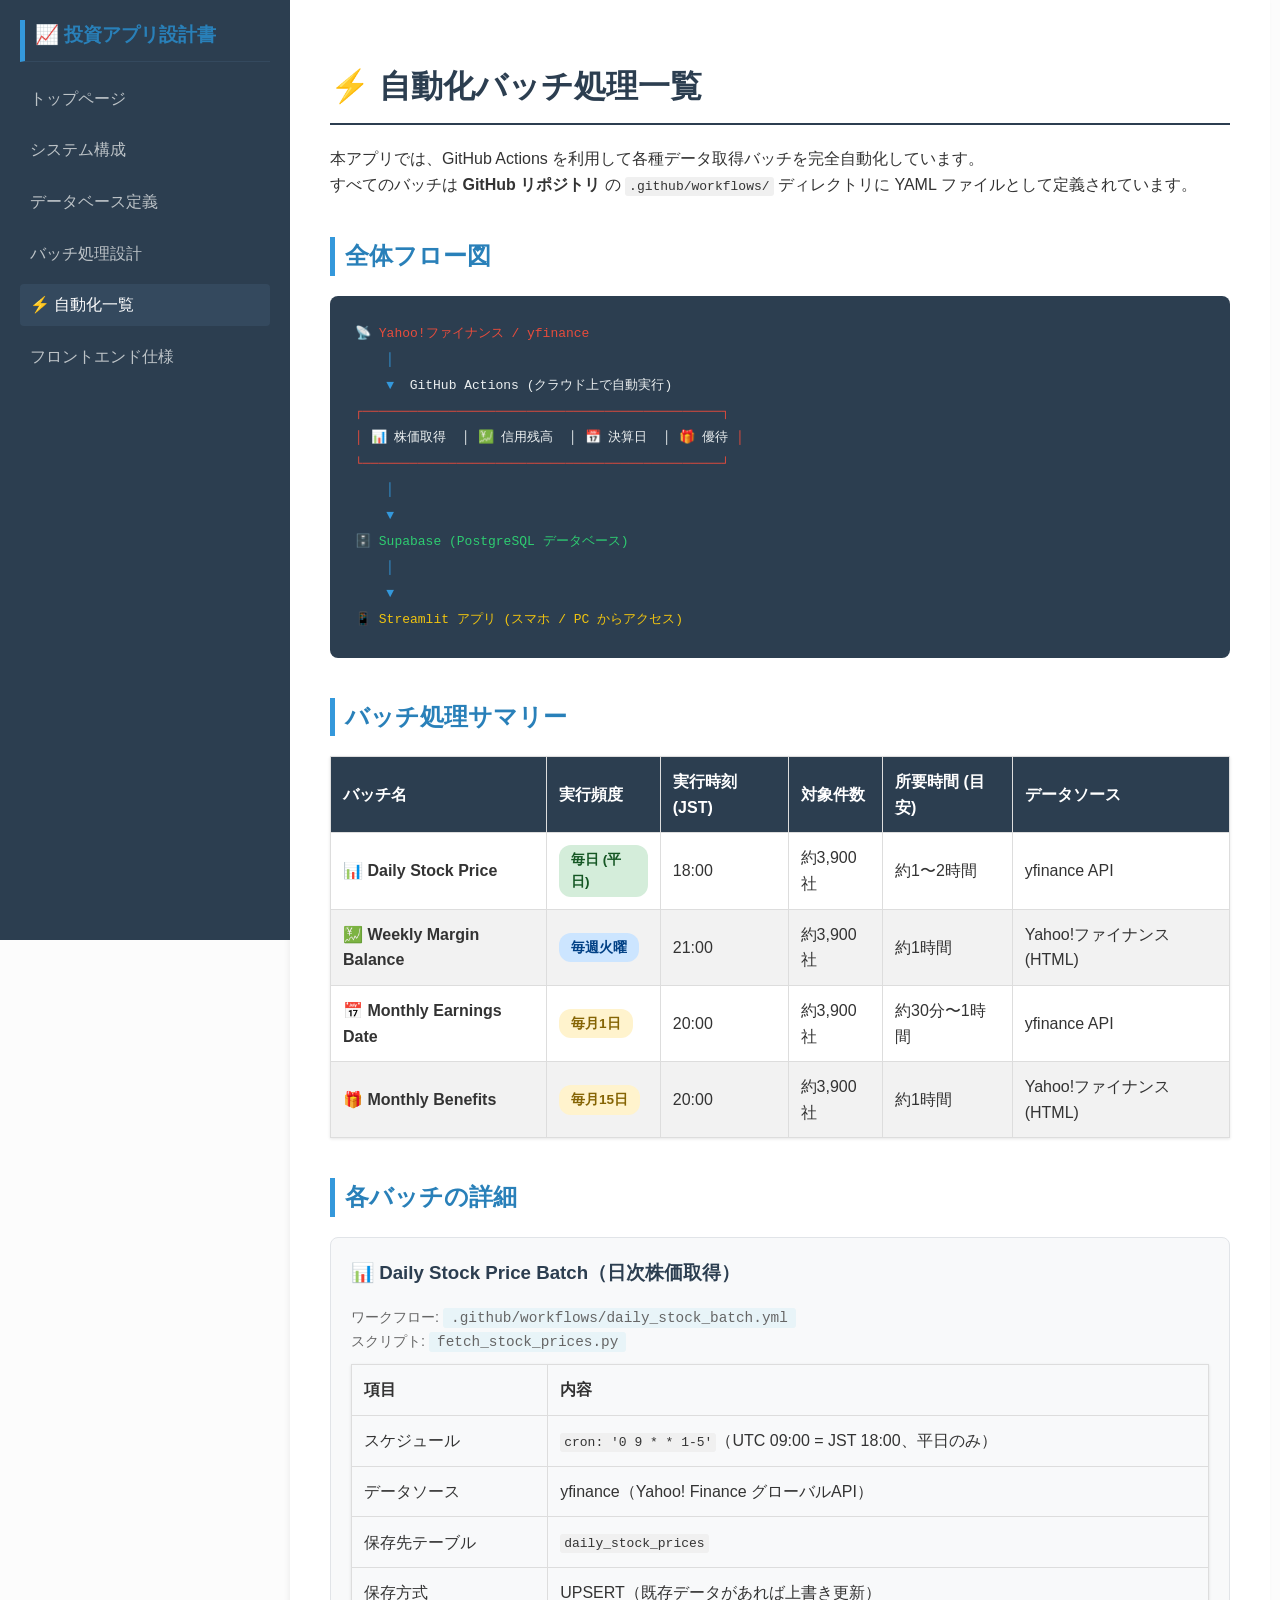
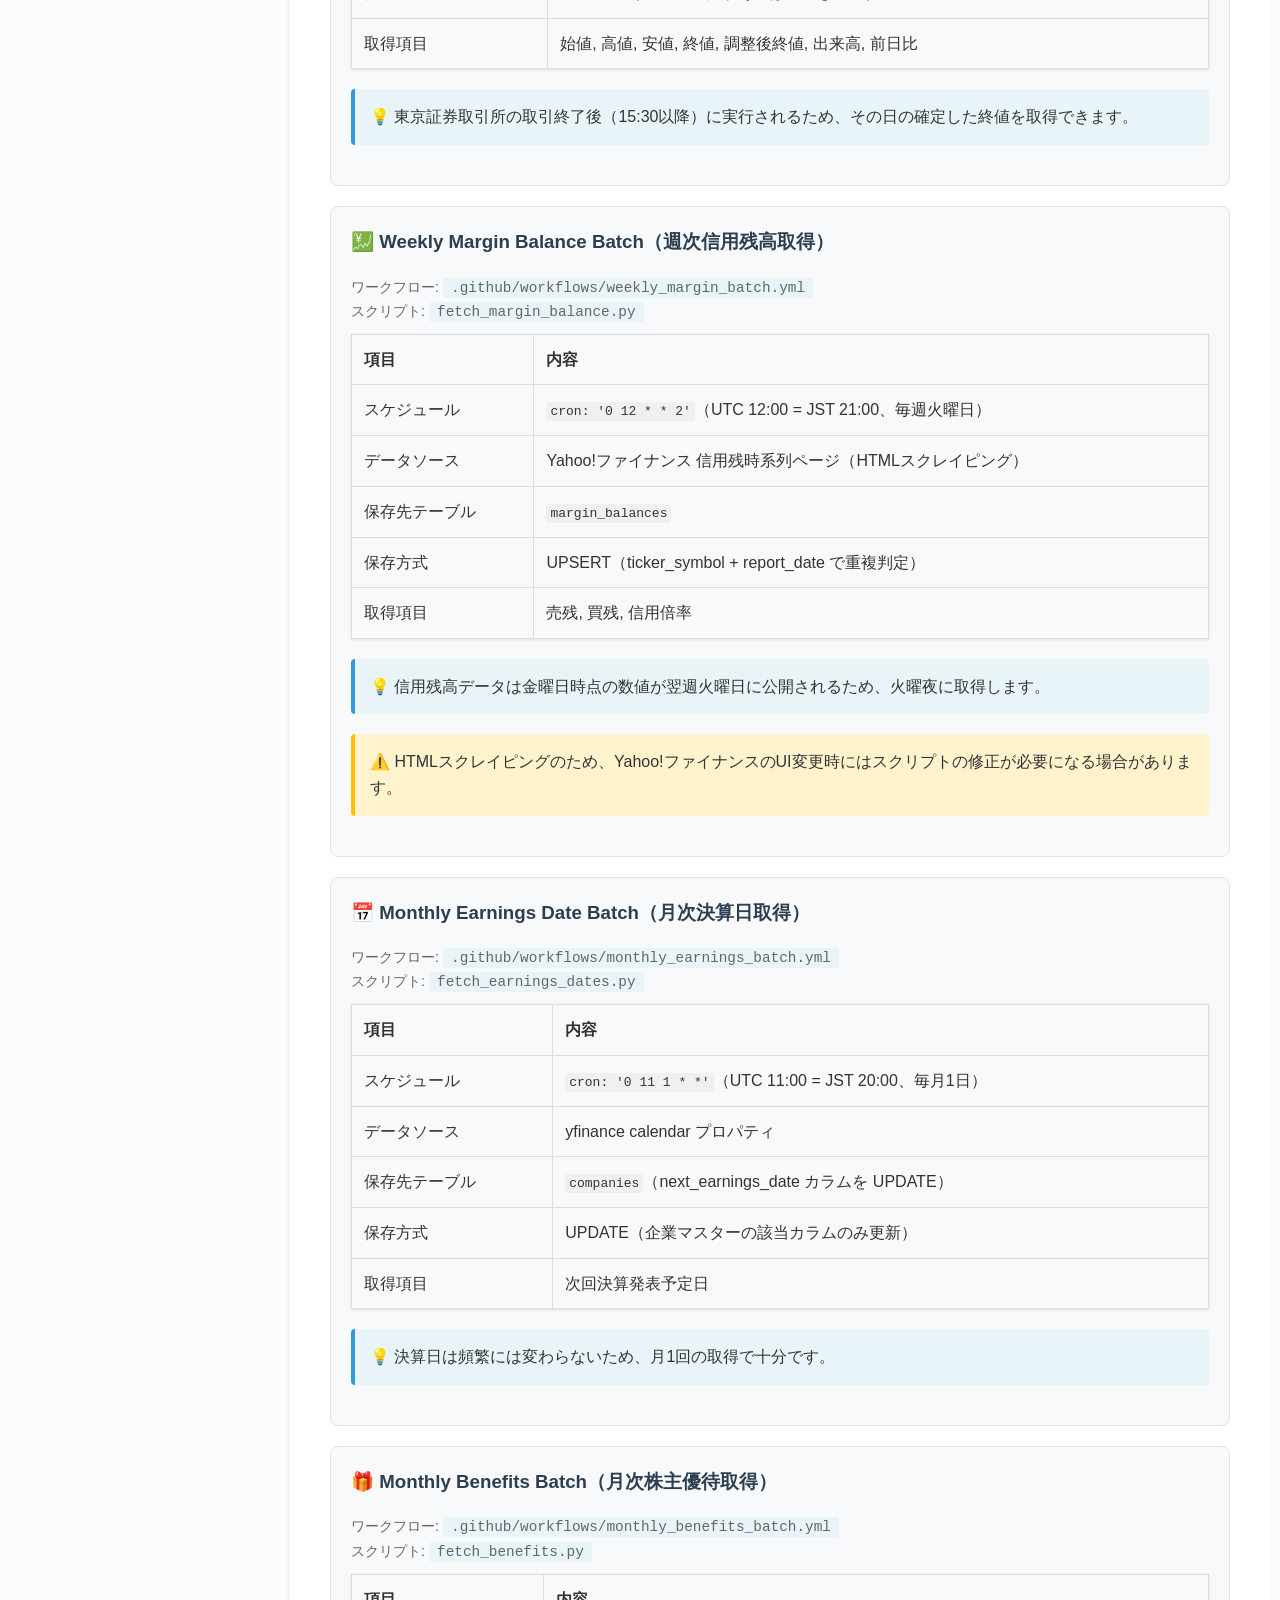
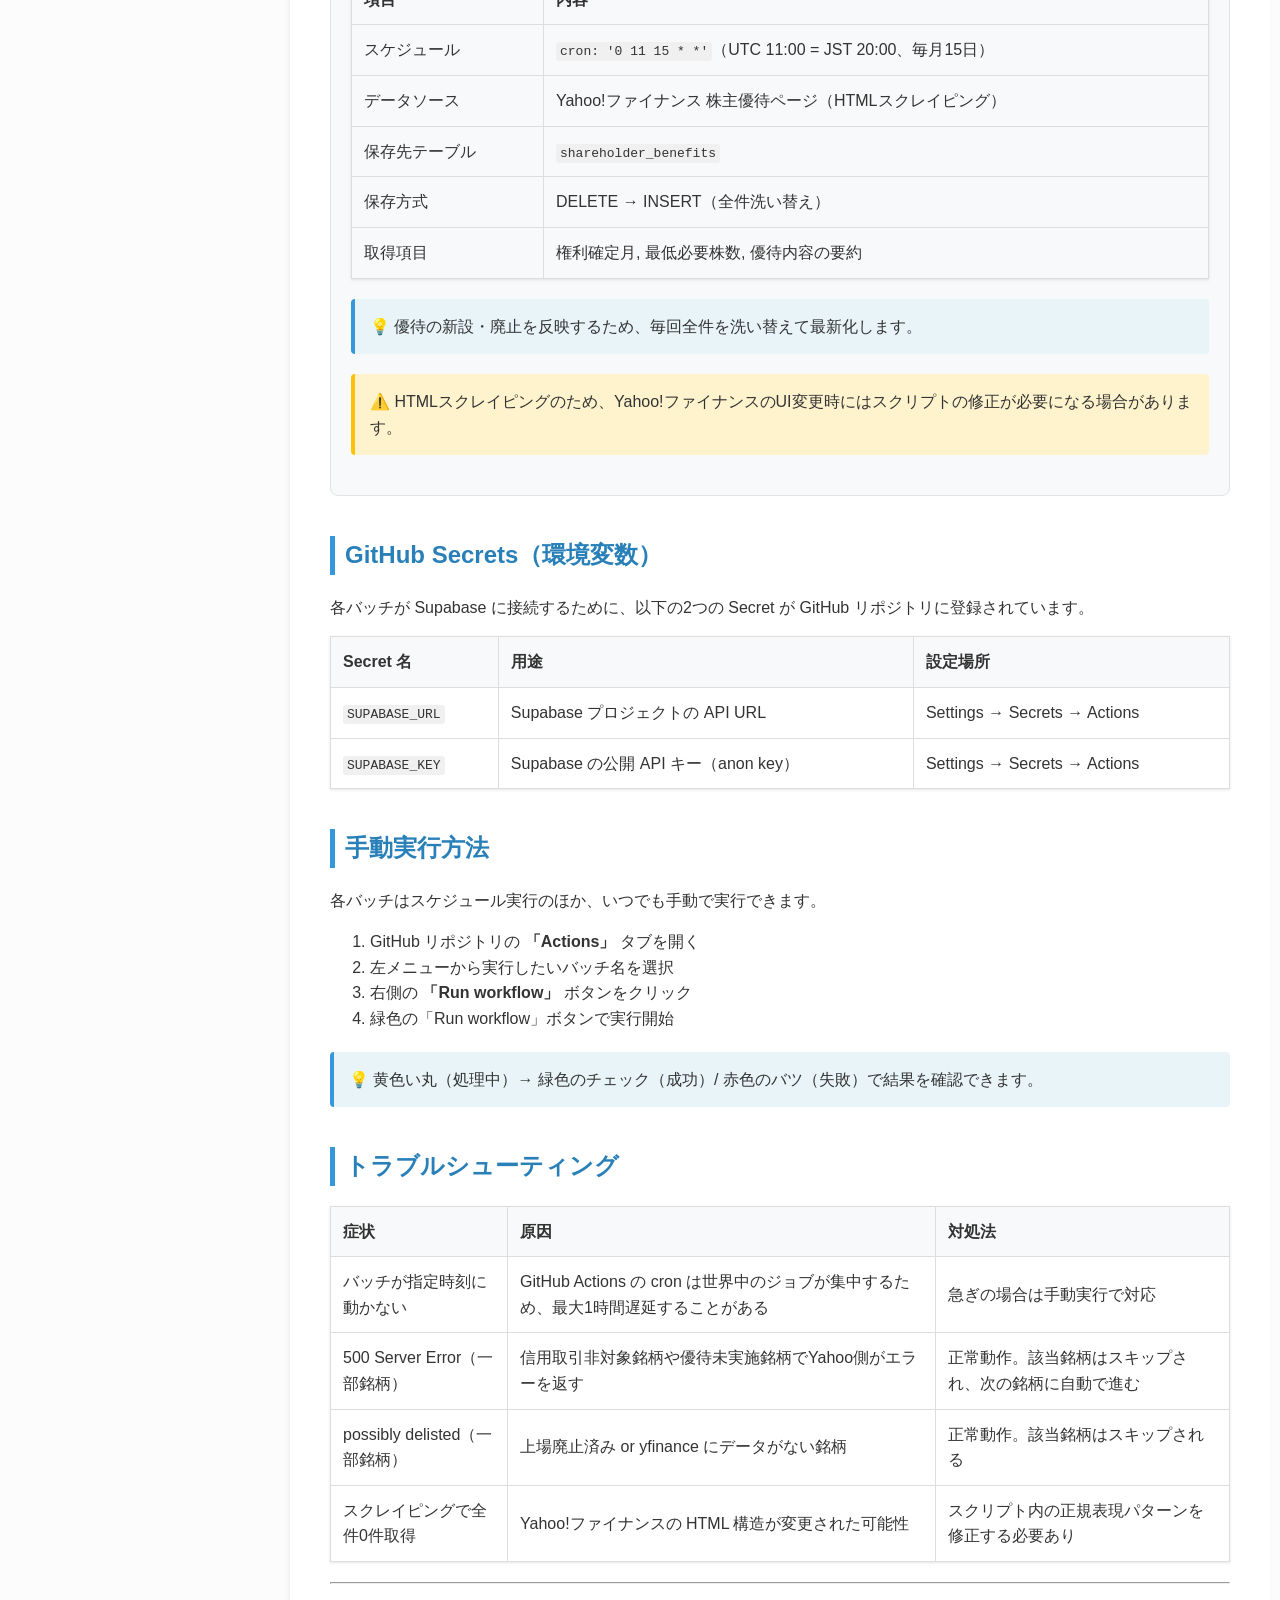
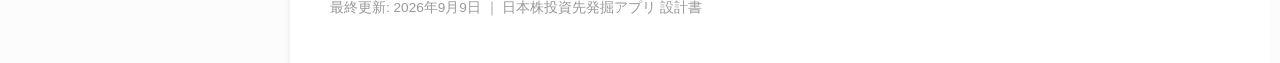
<file: 設計書/automation.html>
<!DOCTYPE html>
<html lang="ja">
<head>
    <meta charset="UTF-8">
    <meta name="viewport" content="width=device-width, initial-scale=1.0">
    <title>自動化バッチ処理一覧 - 日本株投資先発掘アプリ</title>
    <link rel="stylesheet" href="style.css">
    <style>
        .status-badge { display: inline-block; padding: 4px 12px; border-radius: 12px; font-size: 0.85rem; font-weight: bold; }
        .status-active { background-color: #d4edda; color: #155724; }
        .status-weekly { background-color: #cce5ff; color: #004085; }
        .status-monthly { background-color: #fff3cd; color: #856404; }
        .batch-card { background: #f8f9fa; border: 1px solid #e1e4e8; border-radius: 8px; padding: 20px; margin-bottom: 20px; }
        .batch-card h3 { margin-top: 0; border: none; padding: 0; }
        .batch-card .meta { color: #666; font-size: 0.9rem; margin-bottom: 10px; }
        .diagram { background: #2c3e50; color: #ecf0f1; padding: 25px; border-radius: 8px; font-family: monospace; line-height: 2; margin: 20px 0; }
        .diagram .arrow { color: #3498db; }
        .diagram .source { color: #e74c3c; }
        .diagram .db { color: #2ecc71; }
        .diagram .app { color: #f1c40f; }
        .summary-table tr:nth-child(even) { background-color: #f2f2f2; }
        .summary-table th { background-color: #2c3e50; color: white; }
        .file-link { font-family: monospace; background: #e8f4f8; padding: 2px 8px; border-radius: 3px; }
    </style>
</head>
<body>
    <nav class="sidebar">
        <h2>📈 投資アプリ設計書</h2>
        <ul>
            <li><a href="index.html">トップページ</a></li>
            <li><a href="architecture.html">システム構成</a></li>
            <li><a href="database.html">データベース定義</a></li>
            <li><a href="batch_processing.html">バッチ処理設計</a></li>
            <li><a href="automation.html" class="active">⚡ 自動化一覧</a></li>
            <li><a href="frontend.html">フロントエンド仕様</a></li>
        </ul>
    </nav>

    <main class="content">
        <h1>⚡ 自動化バッチ処理一覧</h1>
        <p>本アプリでは、GitHub Actions を利用して各種データ取得バッチを完全自動化しています。<br>
        すべてのバッチは <strong>GitHub リポジトリ</strong> の <code>.github/workflows/</code> ディレクトリに YAML ファイルとして定義されています。</p>

        <h2>全体フロー図</h2>
        <div class="diagram">
            <span class="source">📡 Yahoo!ファイナンス / yfinance</span><br>
            &nbsp;&nbsp;&nbsp;&nbsp;<span class="arrow">│</span><br>
            &nbsp;&nbsp;&nbsp;&nbsp;<span class="arrow">▼</span> &nbsp;GitHub Actions (クラウド上で自動実行)<br>
            <span class="source">┌──────────────────────────────────────────────┐</span><br>
            <span class="source">│</span> 📊 株価取得 &nbsp;│ 💹 信用残高 &nbsp;│ 📅 決算日 &nbsp;│ 🎁 優待 <span class="source">│</span><br>
            <span class="source">└──────────────────────────────────────────────┘</span><br>
            &nbsp;&nbsp;&nbsp;&nbsp;<span class="arrow">│</span><br>
            &nbsp;&nbsp;&nbsp;&nbsp;<span class="arrow">▼</span><br>
            <span class="db">🗄️ Supabase (PostgreSQL データベース)</span><br>
            &nbsp;&nbsp;&nbsp;&nbsp;<span class="arrow">│</span><br>
            &nbsp;&nbsp;&nbsp;&nbsp;<span class="arrow">▼</span><br>
            <span class="app">📱 Streamlit アプリ (スマホ / PC からアクセス)</span>
        </div>

        <h2>バッチ処理サマリー</h2>
        <table class="summary-table">
            <thead>
                <tr>
                    <th>バッチ名</th>
                    <th>実行頻度</th>
                    <th>実行時刻 (JST)</th>
                    <th>対象件数</th>
                    <th>所要時間 (目安)</th>
                    <th>データソース</th>
                </tr>
            </thead>
            <tbody>
                <tr>
                    <td><strong>📊 Daily Stock Price</strong></td>
                    <td><span class="status-badge status-active">毎日 (平日)</span></td>
                    <td>18:00</td>
                    <td>約3,900社</td>
                    <td>約1〜2時間</td>
                    <td>yfinance API</td>
                </tr>
                <tr>
                    <td><strong>💹 Weekly Margin Balance</strong></td>
                    <td><span class="status-badge status-weekly">毎週火曜</span></td>
                    <td>21:00</td>
                    <td>約3,900社</td>
                    <td>約1時間</td>
                    <td>Yahoo!ファイナンス (HTML)</td>
                </tr>
                <tr>
                    <td><strong>📅 Monthly Earnings Date</strong></td>
                    <td><span class="status-badge status-monthly">毎月1日</span></td>
                    <td>20:00</td>
                    <td>約3,900社</td>
                    <td>約30分〜1時間</td>
                    <td>yfinance API</td>
                </tr>
                <tr>
                    <td><strong>🎁 Monthly Benefits</strong></td>
                    <td><span class="status-badge status-monthly">毎月15日</span></td>
                    <td>20:00</td>
                    <td>約3,900社</td>
                    <td>約1時間</td>
                    <td>Yahoo!ファイナンス (HTML)</td>
                </tr>
            </tbody>
        </table>

        <h2>各バッチの詳細</h2>

        <!-- バッチ1: 株価 -->
        <div class="batch-card">
            <h3>📊 Daily Stock Price Batch（日次株価取得）</h3>
            <div class="meta">
                ワークフロー: <span class="file-link">.github/workflows/daily_stock_batch.yml</span><br>
                スクリプト: <span class="file-link">fetch_stock_prices.py</span>
            </div>
            <table>
                <tr><th>項目</th><th>内容</th></tr>
                <tr><td>スケジュール</td><td><code>cron: '0 9 * * 1-5'</code>（UTC 09:00 = JST 18:00、平日のみ）</td></tr>
                <tr><td>データソース</td><td>yfinance（Yahoo! Finance グローバルAPI）</td></tr>
                <tr><td>保存先テーブル</td><td><code>daily_stock_prices</code></td></tr>
                <tr><td>保存方式</td><td>UPSERT（既存データがあれば上書き更新）</td></tr>
                <tr><td>取得項目</td><td>始値, 高値, 安値, 終値, 調整後終値, 出来高, 前日比</td></tr>
            </table>
            <div class="note">💡 東京証券取引所の取引終了後（15:30以降）に実行されるため、その日の確定した終値を取得できます。</div>
        </div>

        <!-- バッチ2: 信用残高 -->
        <div class="batch-card">
            <h3>💹 Weekly Margin Balance Batch（週次信用残高取得）</h3>
            <div class="meta">
                ワークフロー: <span class="file-link">.github/workflows/weekly_margin_batch.yml</span><br>
                スクリプト: <span class="file-link">fetch_margin_balance.py</span>
            </div>
            <table>
                <tr><th>項目</th><th>内容</th></tr>
                <tr><td>スケジュール</td><td><code>cron: '0 12 * * 2'</code>（UTC 12:00 = JST 21:00、毎週火曜日）</td></tr>
                <tr><td>データソース</td><td>Yahoo!ファイナンス 信用残時系列ページ（HTMLスクレイピング）</td></tr>
                <tr><td>保存先テーブル</td><td><code>margin_balances</code></td></tr>
                <tr><td>保存方式</td><td>UPSERT（ticker_symbol + report_date で重複判定）</td></tr>
                <tr><td>取得項目</td><td>売残, 買残, 信用倍率</td></tr>
            </table>
            <div class="note">💡 信用残高データは金曜日時点の数値が翌週火曜日に公開されるため、火曜夜に取得します。</div>
            <div class="warning">⚠️ HTMLスクレイピングのため、Yahoo!ファイナンスのUI変更時にはスクリプトの修正が必要になる場合があります。</div>
        </div>

        <!-- バッチ3: 決算日 -->
        <div class="batch-card">
            <h3>📅 Monthly Earnings Date Batch（月次決算日取得）</h3>
            <div class="meta">
                ワークフロー: <span class="file-link">.github/workflows/monthly_earnings_batch.yml</span><br>
                スクリプト: <span class="file-link">fetch_earnings_dates.py</span>
            </div>
            <table>
                <tr><th>項目</th><th>内容</th></tr>
                <tr><td>スケジュール</td><td><code>cron: '0 11 1 * *'</code>（UTC 11:00 = JST 20:00、毎月1日）</td></tr>
                <tr><td>データソース</td><td>yfinance calendar プロパティ</td></tr>
                <tr><td>保存先テーブル</td><td><code>companies</code>（next_earnings_date カラムを UPDATE）</td></tr>
                <tr><td>保存方式</td><td>UPDATE（企業マスターの該当カラムのみ更新）</td></tr>
                <tr><td>取得項目</td><td>次回決算発表予定日</td></tr>
            </table>
            <div class="note">💡 決算日は頻繁には変わらないため、月1回の取得で十分です。</div>
        </div>

        <!-- バッチ4: 株主優待 -->
        <div class="batch-card">
            <h3>🎁 Monthly Benefits Batch（月次株主優待取得）</h3>
            <div class="meta">
                ワークフロー: <span class="file-link">.github/workflows/monthly_benefits_batch.yml</span><br>
                スクリプト: <span class="file-link">fetch_benefits.py</span>
            </div>
            <table>
                <tr><th>項目</th><th>内容</th></tr>
                <tr><td>スケジュール</td><td><code>cron: '0 11 15 * *'</code>（UTC 11:00 = JST 20:00、毎月15日）</td></tr>
                <tr><td>データソース</td><td>Yahoo!ファイナンス 株主優待ページ（HTMLスクレイピング）</td></tr>
                <tr><td>保存先テーブル</td><td><code>shareholder_benefits</code></td></tr>
                <tr><td>保存方式</td><td>DELETE → INSERT（全件洗い替え）</td></tr>
                <tr><td>取得項目</td><td>権利確定月, 最低必要株数, 優待内容の要約</td></tr>
            </table>
            <div class="note">💡 優待の新設・廃止を反映するため、毎回全件を洗い替えて最新化します。</div>
            <div class="warning">⚠️ HTMLスクレイピングのため、Yahoo!ファイナンスのUI変更時にはスクリプトの修正が必要になる場合があります。</div>
        </div>

        <h2>GitHub Secrets（環境変数）</h2>
        <p>各バッチが Supabase に接続するために、以下の2つの Secret が GitHub リポジトリに登録されています。</p>
        <table>
            <tr><th>Secret 名</th><th>用途</th><th>設定場所</th></tr>
            <tr><td><code>SUPABASE_URL</code></td><td>Supabase プロジェクトの API URL</td><td>Settings → Secrets → Actions</td></tr>
            <tr><td><code>SUPABASE_KEY</code></td><td>Supabase の公開 API キー（anon key）</td><td>Settings → Secrets → Actions</td></tr>
        </table>

        <h2>手動実行方法</h2>
        <p>各バッチはスケジュール実行のほか、いつでも手動で実行できます。</p>
        <ol>
            <li>GitHub リポジトリの <strong>「Actions」</strong> タブを開く</li>
            <li>左メニューから実行したいバッチ名を選択</li>
            <li>右側の <strong>「Run workflow」</strong> ボタンをクリック</li>
            <li>緑色の「Run workflow」ボタンで実行開始</li>
        </ol>
        <div class="note">💡 黄色い丸（処理中）→ 緑色のチェック（成功）/ 赤色のバツ（失敗）で結果を確認できます。</div>

        <h2>トラブルシューティング</h2>
        <table>
            <tr><th>症状</th><th>原因</th><th>対処法</th></tr>
            <tr>
                <td>バッチが指定時刻に動かない</td>
                <td>GitHub Actions の cron は世界中のジョブが集中するため、最大1時間遅延することがある</td>
                <td>急ぎの場合は手動実行で対応</td>
            </tr>
            <tr>
                <td>500 Server Error（一部銘柄）</td>
                <td>信用取引非対象銘柄や優待未実施銘柄でYahoo側がエラーを返す</td>
                <td>正常動作。該当銘柄はスキップされ、次の銘柄に自動で進む</td>
            </tr>
            <tr>
                <td>possibly delisted（一部銘柄）</td>
                <td>上場廃止済み or yfinance にデータがない銘柄</td>
                <td>正常動作。該当銘柄はスキップされる</td>
            </tr>
            <tr>
                <td>スクレイピングで全件0件取得</td>
                <td>Yahoo!ファイナンスの HTML 構造が変更された可能性</td>
                <td>スクリプト内の正規表現パターンを修正する必要あり</td>
            </tr>
        </table>

        <hr>
        <p style="color: #999; font-size: 0.85rem;">最終更新: 2026年9月9日 ｜ 日本株投資先発掘アプリ 設計書</p>
    </main>
</body>
</html>
</file>
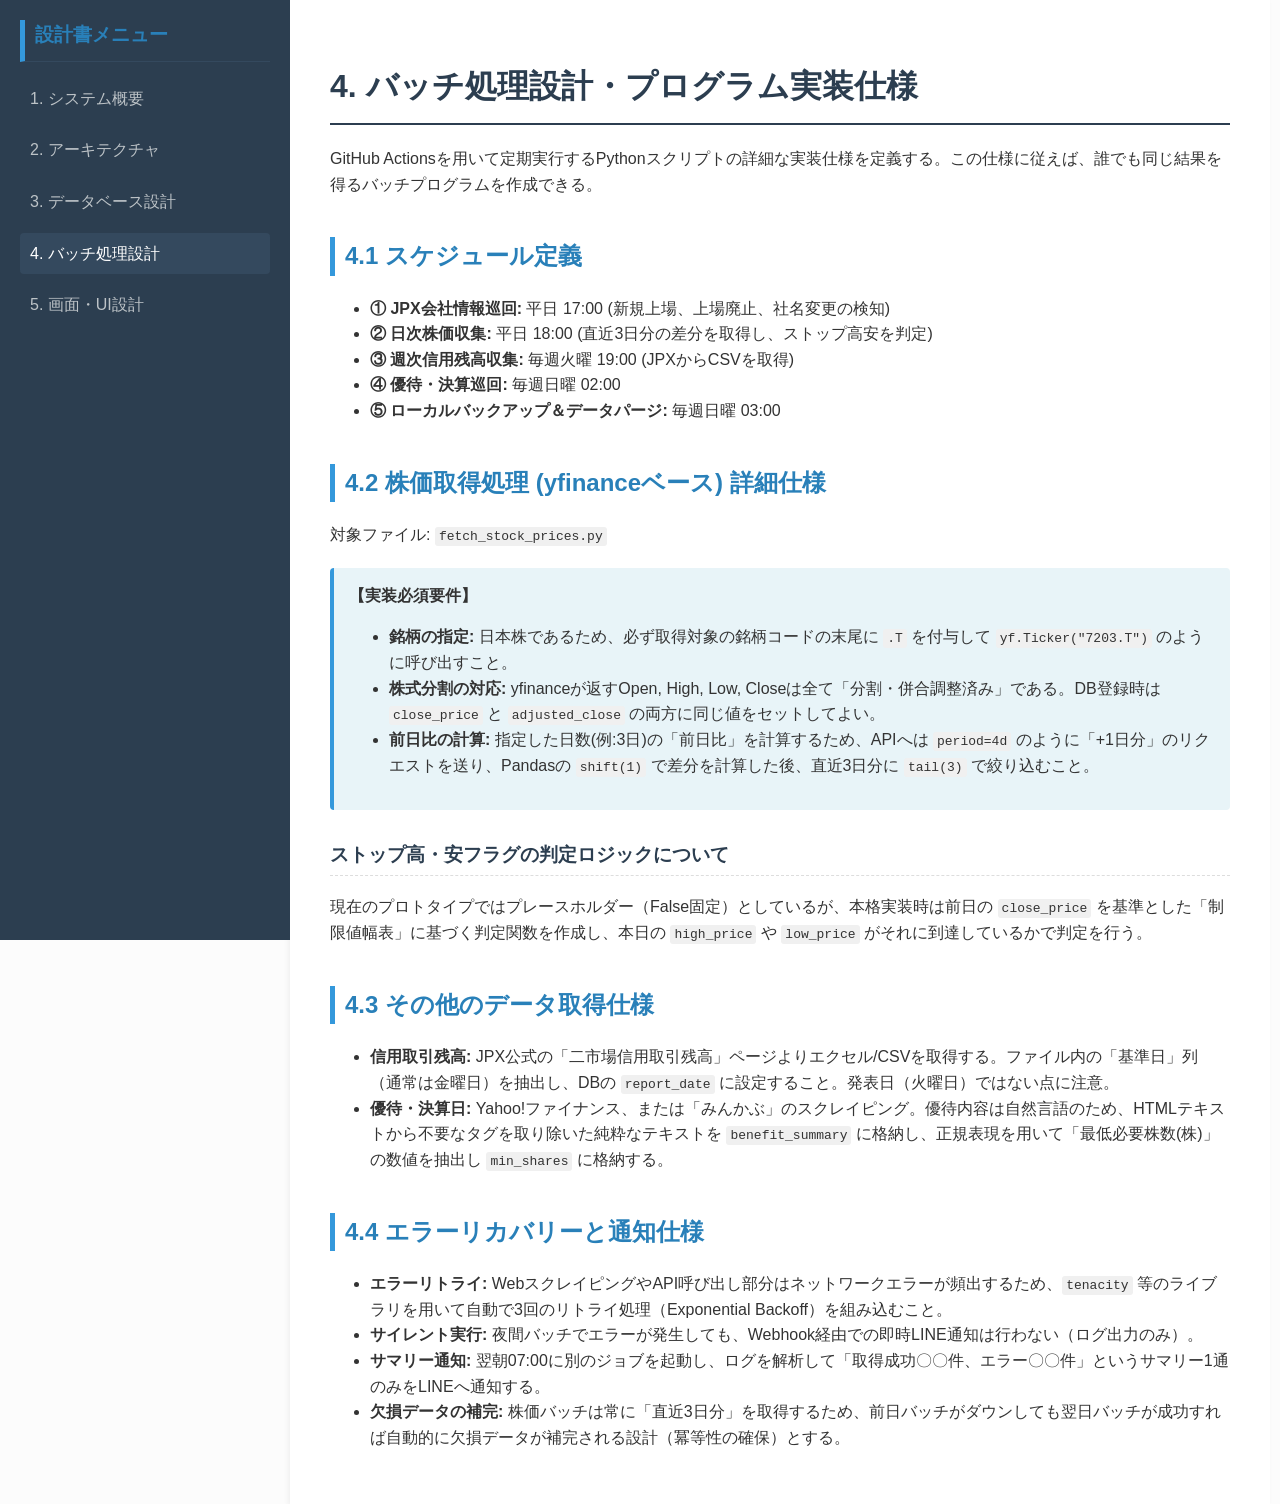
<file: 設計書/batch_processing.html>
<!DOCTYPE html>
<html lang="ja">
<head>
    <meta charset="UTF-8">
    <title>バッチ処理設計 | 日本株投資先発掘アプリ設計書</title>
    <link rel="stylesheet" href="style.css">
</head>
<body>
    <div class="sidebar">
        <h2>設計書メニュー</h2>
        <ul>
            <li><a href="index.html">1. システム概要</a></li>
            <li><a href="architecture.html">2. アーキテクチャ</a></li>
            <li><a href="database.html">3. データベース設計</a></li>
            <li><a href="batch_processing.html" class="active">4. バッチ処理設計</a></li>
            <li><a href="frontend.html">5. 画面・UI設計</a></li>
        </ul>
    </div>
    <div class="content">
        <h1>4. バッチ処理設計・プログラム実装仕様</h1>
        <p>GitHub Actionsを用いて定期実行するPythonスクリプトの詳細な実装仕様を定義する。この仕様に従えば、誰でも同じ結果を得るバッチプログラムを作成できる。</p>

        <h2>4.1 スケジュール定義</h2>
        <ul>
            <li><strong>① JPX会社情報巡回:</strong> 平日 17:00 (新規上場、上場廃止、社名変更の検知)</li>
            <li><strong>② 日次株価収集:</strong> 平日 18:00 (直近3日分の差分を取得し、ストップ高安を判定)</li>
            <li><strong>③ 週次信用残高収集:</strong> 毎週火曜 19:00 (JPXからCSVを取得)</li>
            <li><strong>④ 優待・決算巡回:</strong> 毎週日曜 02:00</li>
            <li><strong>⑤ ローカルバックアップ＆データパージ:</strong> 毎週日曜 03:00</li>
        </ul>

        <h2>4.2 株価取得処理 (yfinanceベース) 詳細仕様</h2>
        <p>対象ファイル: <code>fetch_stock_prices.py</code></p>
        <div class="note">
            <strong>【実装必須要件】</strong><br>
            <ul>
                <li><strong>銘柄の指定:</strong> 日本株であるため、必ず取得対象の銘柄コードの末尾に <code>.T</code> を付与して <code>yf.Ticker("7203.T")</code> のように呼び出すこと。</li>
                <li><strong>株式分割の対応:</strong> yfinanceが返すOpen, High, Low, Closeは全て「分割・併合調整済み」である。DB登録時は <code>close_price</code> と <code>adjusted_close</code> の両方に同じ値をセットしてよい。</li>
                <li><strong>前日比の計算:</strong> 指定した日数(例:3日)の「前日比」を計算するため、APIへは <code>period=4d</code> のように「+1日分」のリクエストを送り、Pandasの <code>shift(1)</code> で差分を計算した後、直近3日分に <code>tail(3)</code> で絞り込むこと。</li>
            </ul>
        </div>
        
        <h3>ストップ高・安フラグの判定ロジックについて</h3>
        <p>現在のプロトタイプではプレースホルダー（False固定）としているが、本格実装時は前日の <code>close_price</code> を基準とした「制限値幅表」に基づく判定関数を作成し、本日の <code>high_price</code> や <code>low_price</code> がそれに到達しているかで判定を行う。</p>

        <h2>4.3 その他のデータ取得仕様</h2>
        <ul>
            <li><strong>信用取引残高:</strong> JPX公式の「二市場信用取引残高」ページよりエクセル/CSVを取得する。ファイル内の「基準日」列（通常は金曜日）を抽出し、DBの <code>report_date</code> に設定すること。発表日（火曜日）ではない点に注意。</li>
            <li><strong>優待・決算日:</strong> Yahoo!ファイナンス、または「みんかぶ」のスクレイピング。優待内容は自然言語のため、HTMLテキストから不要なタグを取り除いた純粋なテキストを <code>benefit_summary</code> に格納し、正規表現を用いて「最低必要株数(株)」の数値を抽出し <code>min_shares</code> に格納する。</li>
        </ul>

        <h2>4.4 エラーリカバリーと通知仕様</h2>
        <ul>
            <li><strong>エラーリトライ:</strong> WebスクレイピングやAPI呼び出し部分はネットワークエラーが頻出するため、<code>tenacity</code> 等のライブラリを用いて自動で3回のリトライ処理（Exponential Backoff）を組み込むこと。</li>
            <li><strong>サイレント実行:</strong> 夜間バッチでエラーが発生しても、Webhook経由での即時LINE通知は行わない（ログ出力のみ）。</li>
            <li><strong>サマリー通知:</strong> 翌朝07:00に別のジョブを起動し、ログを解析して「取得成功〇〇件、エラー〇〇件」というサマリー1通のみをLINEへ通知する。</li>
            <li><strong>欠損データの補完:</strong> 株価バッチは常に「直近3日分」を取得するため、前日バッチがダウンしても翌日バッチが成功すれば自動的に欠損データが補完される設計（冪等性の確保）とする。</li>
        </ul>
    </div>
</body>
</html>
</file>
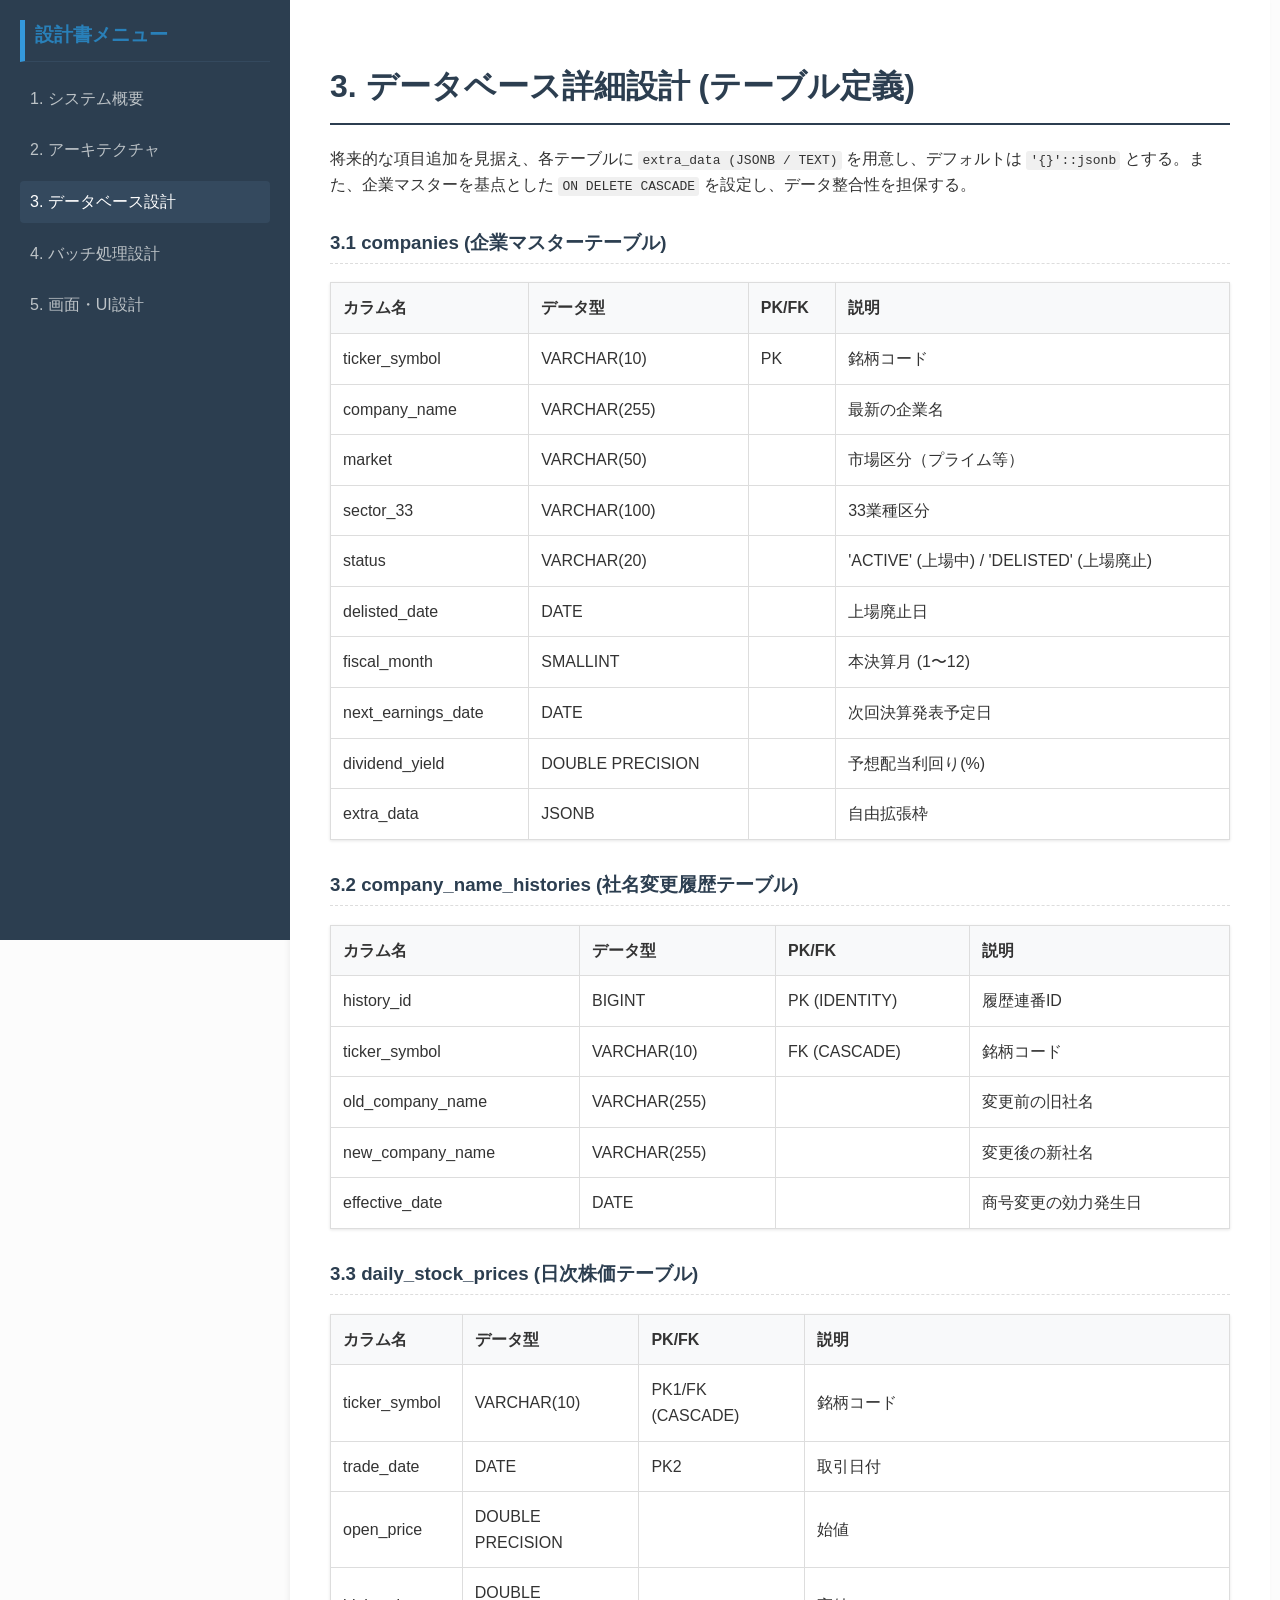
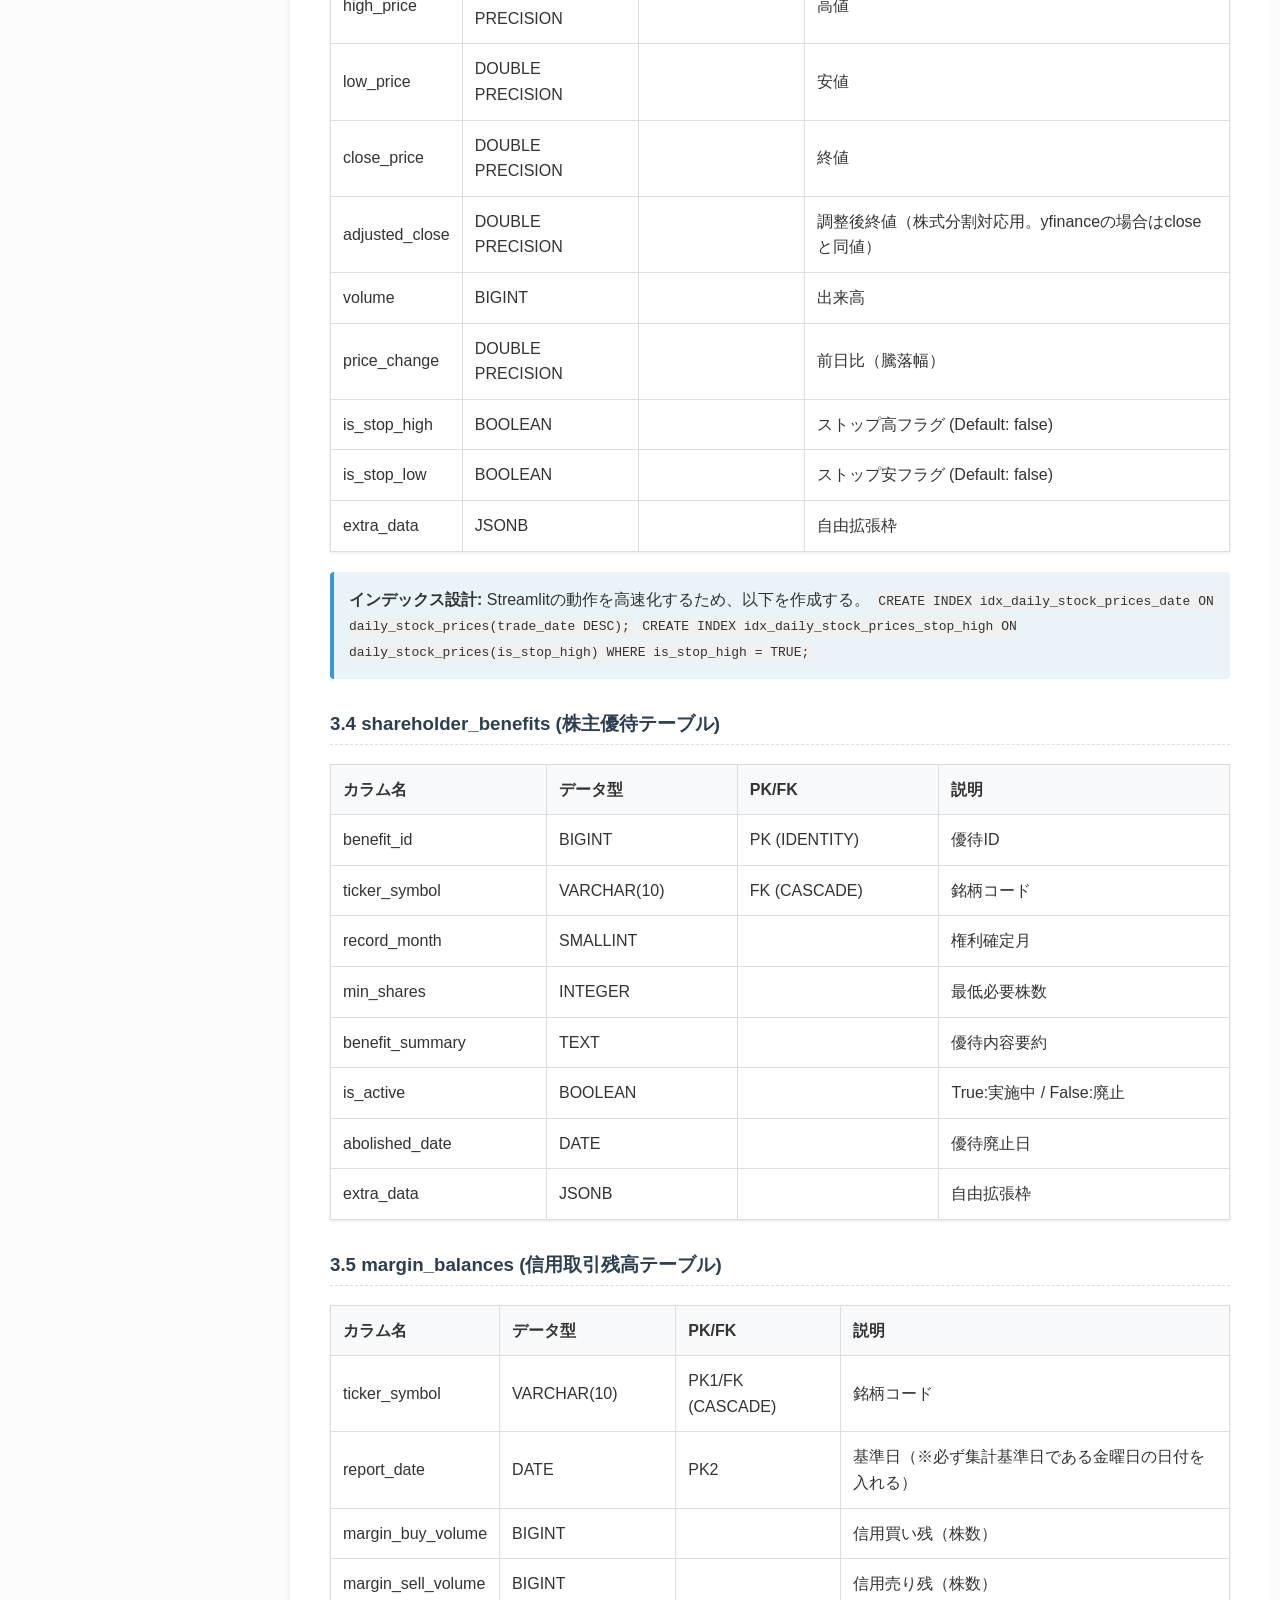
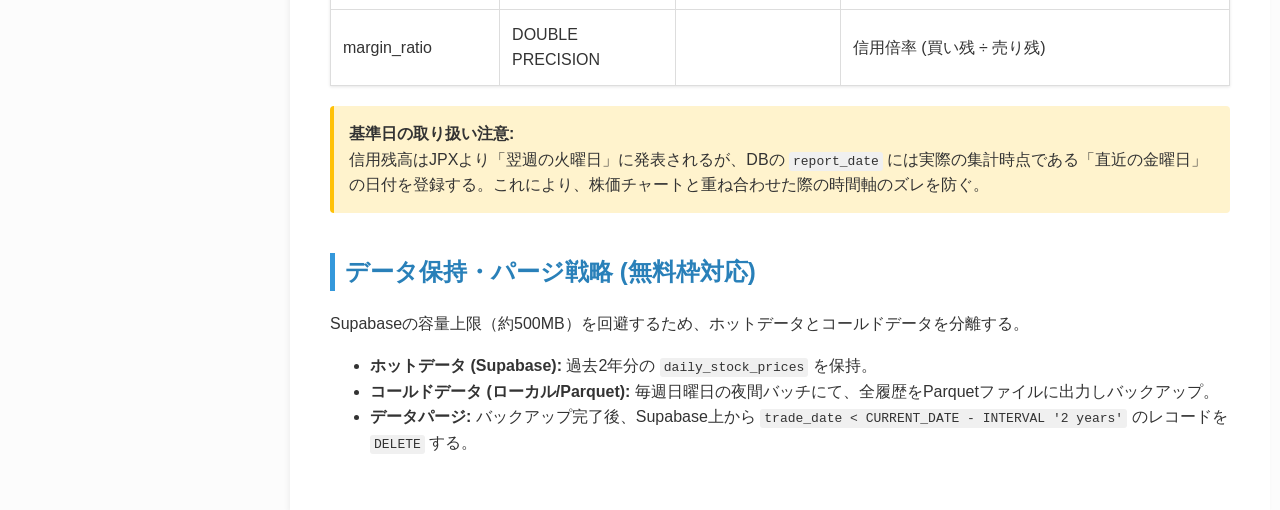
<file: 設計書/database.html>
<!DOCTYPE html>
<html lang="ja">
<head>
    <meta charset="UTF-8">
    <title>データベース設計 | 日本株投資先発掘アプリ設計書</title>
    <link rel="stylesheet" href="style.css">
</head>
<body>
    <div class="sidebar">
        <h2>設計書メニュー</h2>
        <ul>
            <li><a href="index.html">1. システム概要</a></li>
            <li><a href="architecture.html">2. アーキテクチャ</a></li>
            <li><a href="database.html" class="active">3. データベース設計</a></li>
            <li><a href="batch_processing.html">4. バッチ処理設計</a></li>
            <li><a href="frontend.html">5. 画面・UI設計</a></li>
        </ul>
    </div>
    <div class="content">
        <h1>3. データベース詳細設計 (テーブル定義)</h1>
        <p>将来的な項目追加を見据え、各テーブルに <code>extra_data (JSONB / TEXT)</code> を用意し、デフォルトは <code>'{}'::jsonb</code> とする。また、企業マスターを基点とした <code>ON DELETE CASCADE</code> を設定し、データ整合性を担保する。</p>

        <h3>3.1 companies (企業マスターテーブル)</h3>
        <table>
            <tr><th>カラム名</th><th>データ型</th><th>PK/FK</th><th>説明</th></tr>
            <tr><td>ticker_symbol</td><td>VARCHAR(10)</td><td>PK</td><td>銘柄コード</td></tr>
            <tr><td>company_name</td><td>VARCHAR(255)</td><td></td><td>最新の企業名</td></tr>
            <tr><td>market</td><td>VARCHAR(50)</td><td></td><td>市場区分（プライム等）</td></tr>
            <tr><td>sector_33</td><td>VARCHAR(100)</td><td></td><td>33業種区分</td></tr>
            <tr><td>status</td><td>VARCHAR(20)</td><td></td><td>'ACTIVE' (上場中) / 'DELISTED' (上場廃止)</td></tr>
            <tr><td>delisted_date</td><td>DATE</td><td></td><td>上場廃止日</td></tr>
            <tr><td>fiscal_month</td><td>SMALLINT</td><td></td><td>本決算月 (1〜12)</td></tr>
            <tr><td>next_earnings_date</td><td>DATE</td><td></td><td>次回決算発表予定日</td></tr>
            <tr><td>dividend_yield</td><td>DOUBLE PRECISION</td><td></td><td>予想配当利回り(%)</td></tr>
            <tr><td>extra_data</td><td>JSONB</td><td></td><td>自由拡張枠</td></tr>
        </table>

        <h3>3.2 company_name_histories (社名変更履歴テーブル)</h3>
        <table>
            <tr><th>カラム名</th><th>データ型</th><th>PK/FK</th><th>説明</th></tr>
            <tr><td>history_id</td><td>BIGINT</td><td>PK (IDENTITY)</td><td>履歴連番ID</td></tr>
            <tr><td>ticker_symbol</td><td>VARCHAR(10)</td><td>FK (CASCADE)</td><td>銘柄コード</td></tr>
            <tr><td>old_company_name</td><td>VARCHAR(255)</td><td></td><td>変更前の旧社名</td></tr>
            <tr><td>new_company_name</td><td>VARCHAR(255)</td><td></td><td>変更後の新社名</td></tr>
            <tr><td>effective_date</td><td>DATE</td><td></td><td>商号変更の効力発生日</td></tr>
        </table>

        <h3>3.3 daily_stock_prices (日次株価テーブル)</h3>
        <table>
            <tr><th>カラム名</th><th>データ型</th><th>PK/FK</th><th>説明</th></tr>
            <tr><td>ticker_symbol</td><td>VARCHAR(10)</td><td>PK1/FK (CASCADE)</td><td>銘柄コード</td></tr>
            <tr><td>trade_date</td><td>DATE</td><td>PK2</td><td>取引日付</td></tr>
            <tr><td>open_price</td><td>DOUBLE PRECISION</td><td></td><td>始値</td></tr>
            <tr><td>high_price</td><td>DOUBLE PRECISION</td><td></td><td>高値</td></tr>
            <tr><td>low_price</td><td>DOUBLE PRECISION</td><td></td><td>安値</td></tr>
            <tr><td>close_price</td><td>DOUBLE PRECISION</td><td></td><td>終値</td></tr>
            <tr><td>adjusted_close</td><td>DOUBLE PRECISION</td><td></td><td>調整後終値（株式分割対応用。yfinanceの場合はcloseと同値）</td></tr>
            <tr><td>volume</td><td>BIGINT</td><td></td><td>出来高</td></tr>
            <tr><td>price_change</td><td>DOUBLE PRECISION</td><td></td><td>前日比（騰落幅）</td></tr>
            <tr><td>is_stop_high</td><td>BOOLEAN</td><td></td><td>ストップ高フラグ (Default: false)</td></tr>
            <tr><td>is_stop_low</td><td>BOOLEAN</td><td></td><td>ストップ安フラグ (Default: false)</td></tr>
            <tr><td>extra_data</td><td>JSONB</td><td></td><td>自由拡張枠</td></tr>
        </table>
        <div class="note">
            <strong>インデックス設計:</strong>
            Streamlitの動作を高速化するため、以下を作成する。
            <code>CREATE INDEX idx_daily_stock_prices_date ON daily_stock_prices(trade_date DESC);</code>
            <code>CREATE INDEX idx_daily_stock_prices_stop_high ON daily_stock_prices(is_stop_high) WHERE is_stop_high = TRUE;</code>
        </div>

        <h3>3.4 shareholder_benefits (株主優待テーブル)</h3>
        <table>
            <tr><th>カラム名</th><th>データ型</th><th>PK/FK</th><th>説明</th></tr>
            <tr><td>benefit_id</td><td>BIGINT</td><td>PK (IDENTITY)</td><td>優待ID</td></tr>
            <tr><td>ticker_symbol</td><td>VARCHAR(10)</td><td>FK (CASCADE)</td><td>銘柄コード</td></tr>
            <tr><td>record_month</td><td>SMALLINT</td><td></td><td>権利確定月</td></tr>
            <tr><td>min_shares</td><td>INTEGER</td><td></td><td>最低必要株数</td></tr>
            <tr><td>benefit_summary</td><td>TEXT</td><td></td><td>優待内容要約</td></tr>
            <tr><td>is_active</td><td>BOOLEAN</td><td></td><td>True:実施中 / False:廃止</td></tr>
            <tr><td>abolished_date</td><td>DATE</td><td></td><td>優待廃止日</td></tr>
            <tr><td>extra_data</td><td>JSONB</td><td></td><td>自由拡張枠</td></tr>
        </table>

        <h3>3.5 margin_balances (信用取引残高テーブル)</h3>
        <table>
            <tr><th>カラム名</th><th>データ型</th><th>PK/FK</th><th>説明</th></tr>
            <tr><td>ticker_symbol</td><td>VARCHAR(10)</td><td>PK1/FK (CASCADE)</td><td>銘柄コード</td></tr>
            <tr><td>report_date</td><td>DATE</td><td>PK2</td><td>基準日（※必ず集計基準日である金曜日の日付を入れる）</td></tr>
            <tr><td>margin_buy_volume</td><td>BIGINT</td><td></td><td>信用買い残（株数）</td></tr>
            <tr><td>margin_sell_volume</td><td>BIGINT</td><td></td><td>信用売り残（株数）</td></tr>
            <tr><td>margin_ratio</td><td>DOUBLE PRECISION</td><td></td><td>信用倍率 (買い残 ÷ 売り残)</td></tr>
        </table>
        <div class="warning">
            <strong>基準日の取り扱い注意:</strong><br>
            信用残高はJPXより「翌週の火曜日」に発表されるが、DBの <code>report_date</code> には実際の集計時点である「直近の金曜日」の日付を登録する。これにより、株価チャートと重ね合わせた際の時間軸のズレを防ぐ。
        </div>

        <h2>データ保持・パージ戦略 (無料枠対応)</h2>
        <p>Supabaseの容量上限（約500MB）を回避するため、ホットデータとコールドデータを分離する。</p>
        <ul>
            <li><strong>ホットデータ (Supabase):</strong> 過去2年分の <code>daily_stock_prices</code> を保持。</li>
            <li><strong>コールドデータ (ローカル/Parquet):</strong> 毎週日曜日の夜間バッチにて、全履歴をParquetファイルに出力しバックアップ。</li>
            <li><strong>データパージ:</strong> バックアップ完了後、Supabase上から <code>trade_date &lt; CURRENT_DATE - INTERVAL '2 years'</code> のレコードを <code>DELETE</code> する。</li>
        </ul>
    </div>
</body>
</html>
</file>
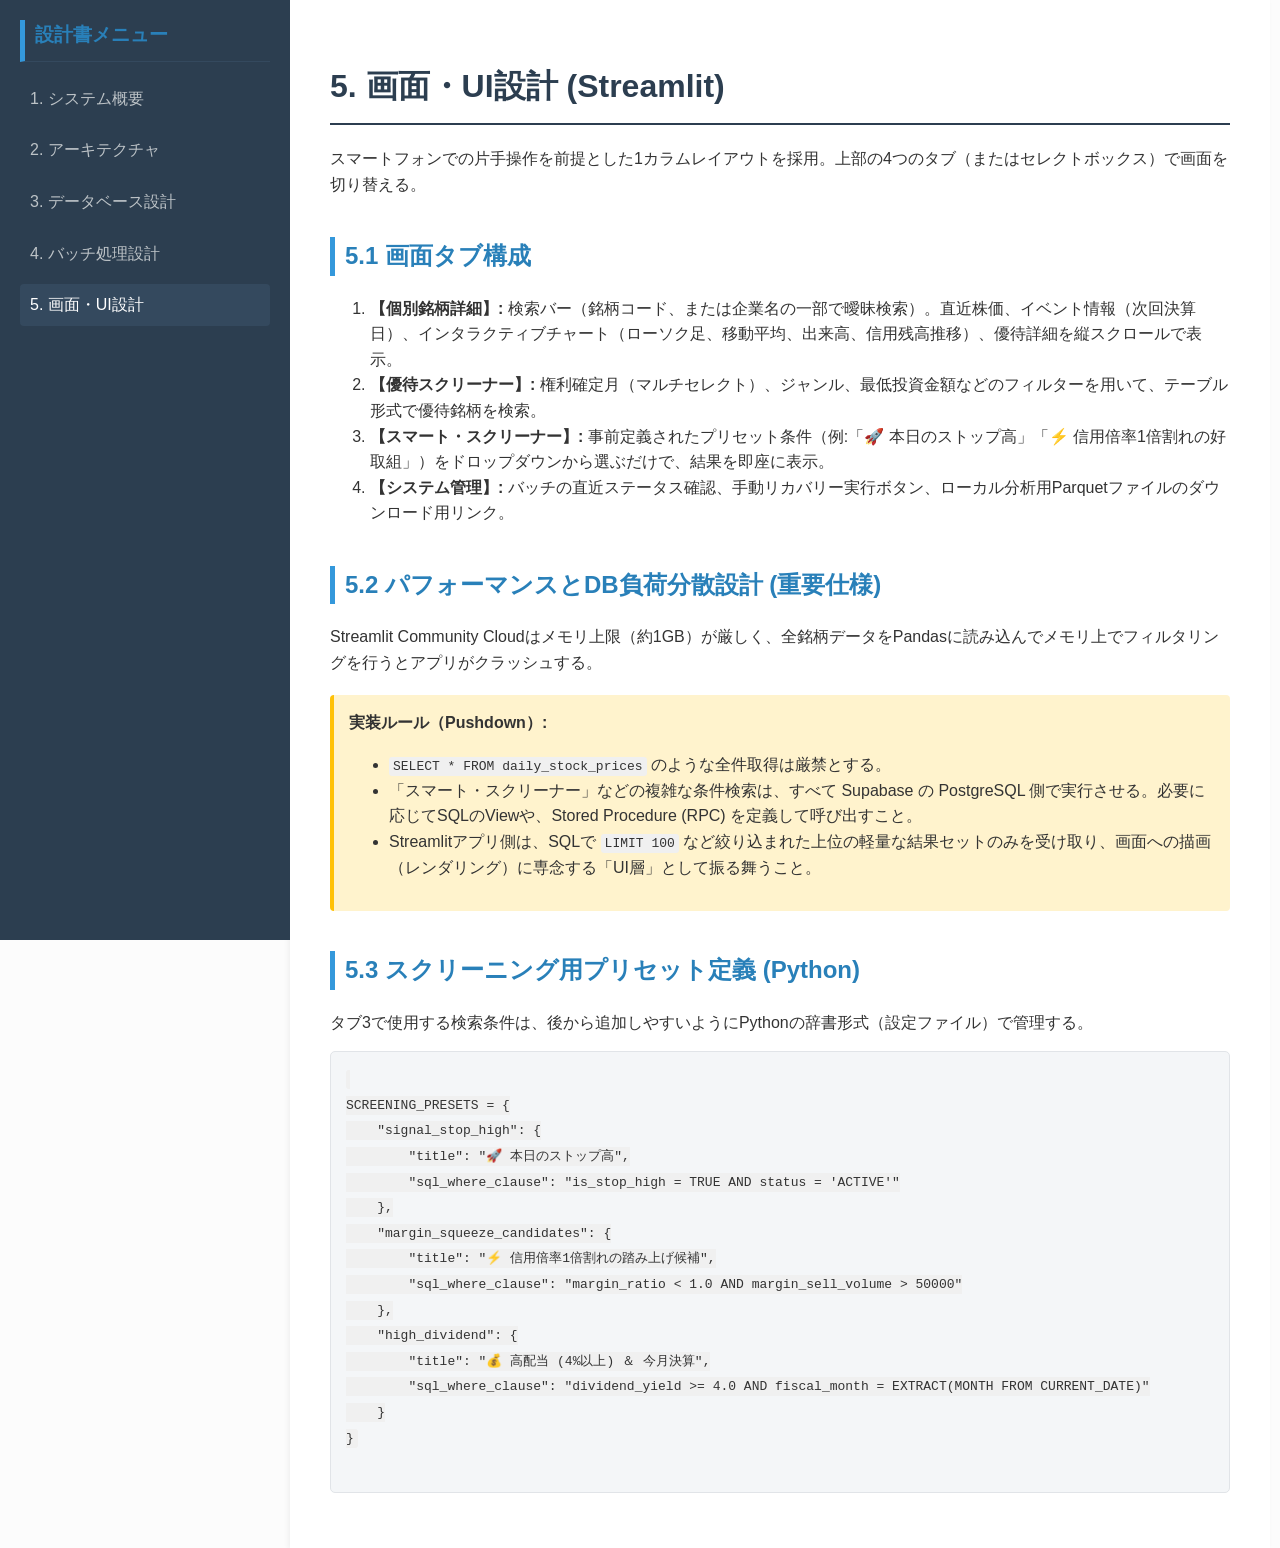
<file: 設計書/frontend.html>
<!DOCTYPE html>
<html lang="ja">
<head>
    <meta charset="UTF-8">
    <title>画面・UI設計 | 日本株投資先発掘アプリ設計書</title>
    <link rel="stylesheet" href="style.css">
</head>
<body>
    <div class="sidebar">
        <h2>設計書メニュー</h2>
        <ul>
            <li><a href="index.html">1. システム概要</a></li>
            <li><a href="architecture.html">2. アーキテクチャ</a></li>
            <li><a href="database.html">3. データベース設計</a></li>
            <li><a href="batch_processing.html">4. バッチ処理設計</a></li>
            <li><a href="frontend.html" class="active">5. 画面・UI設計</a></li>
        </ul>
    </div>
    <div class="content">
        <h1>5. 画面・UI設計 (Streamlit)</h1>
        <p>スマートフォンでの片手操作を前提とした1カラムレイアウトを採用。上部の4つのタブ（またはセレクトボックス）で画面を切り替える。</p>

        <h2>5.1 画面タブ構成</h2>
        <ol>
            <li><strong>【個別銘柄詳細】:</strong> 検索バー（銘柄コード、または企業名の一部で曖昧検索）。直近株価、イベント情報（次回決算日）、インタラクティブチャート（ローソク足、移動平均、出来高、信用残高推移）、優待詳細を縦スクロールで表示。</li>
            <li><strong>【優待スクリーナー】:</strong> 権利確定月（マルチセレクト）、ジャンル、最低投資金額などのフィルターを用いて、テーブル形式で優待銘柄を検索。</li>
            <li><strong>【スマート・スクリーナー】:</strong> 事前定義されたプリセット条件（例:「🚀 本日のストップ高」「⚡ 信用倍率1倍割れの好取組」）をドロップダウンから選ぶだけで、結果を即座に表示。</li>
            <li><strong>【システム管理】:</strong> バッチの直近ステータス確認、手動リカバリー実行ボタン、ローカル分析用Parquetファイルのダウンロード用リンク。</li>
        </ol>

        <h2>5.2 パフォーマンスとDB負荷分散設計 (重要仕様)</h2>
        <p>Streamlit Community Cloudはメモリ上限（約1GB）が厳しく、全銘柄データをPandasに読み込んでメモリ上でフィルタリングを行うとアプリがクラッシュする。</p>
        <div class="warning">
            <strong>実装ルール（Pushdown）:</strong>
            <ul>
                <li><code>SELECT * FROM daily_stock_prices</code> のような全件取得は厳禁とする。</li>
                <li>「スマート・スクリーナー」などの複雑な条件検索は、すべて Supabase の PostgreSQL 側で実行させる。必要に応じてSQLのViewや、Stored Procedure (RPC) を定義して呼び出すこと。</li>
                <li>Streamlitアプリ側は、SQLで <code>LIMIT 100</code> など絞り込まれた上位の軽量な結果セットのみを受け取り、画面への描画（レンダリング）に専念する「UI層」として振る舞うこと。</li>
            </ul>
        </div>

        <h2>5.3 スクリーニング用プリセット定義 (Python)</h2>
        <p>タブ3で使用する検索条件は、後から追加しやすいようにPythonの辞書形式（設定ファイル）で管理する。</p>
<pre>
<code>
SCREENING_PRESETS = {
    "signal_stop_high": {
        "title": "🚀 本日のストップ高",
        "sql_where_clause": "is_stop_high = TRUE AND status = 'ACTIVE'"
    },
    "margin_squeeze_candidates": {
        "title": "⚡ 信用倍率1倍割れの踏み上げ候補",
        "sql_where_clause": "margin_ratio < 1.0 AND margin_sell_volume > 50000"
    },
    "high_dividend": {
        "title": "💰 高配当 (4%以上) ＆ 今月決算",
        "sql_where_clause": "dividend_yield >= 4.0 AND fiscal_month = EXTRACT(MONTH FROM CURRENT_DATE)"
    }
}
</code>
</pre>
    </div>
</body>
</html>
</file>
<file: 設計書/style.css>
body { font-family: -apple-system, BlinkMacSystemFont, "Segoe UI", Roboto, Arial, sans-serif; line-height: 1.6; color: #333; margin: 0; display: flex; background-color: #fcfcfc; }
.sidebar { width: 250px; background-color: #2c3e50; color: #ecf0f1; min-height: 100vh; padding: 20px; position: fixed; }
.sidebar h2 { font-size: 1.2rem; border-bottom: 1px solid #34495e; padding-bottom: 10px; margin-top: 0; }
.sidebar ul { list-style: none; padding: 0; }
.sidebar ul li { margin-bottom: 10px; }
.sidebar ul li a { color: #bdc3c7; text-decoration: none; display: block; padding: 8px 10px; border-radius: 4px; transition: background 0.2s; }
.sidebar ul li a:hover, .sidebar ul li a.active { background-color: #34495e; color: #fff; }
.content { margin-left: 290px; padding: 40px; max-width: 900px; width: 100%; background-color: #fff; min-height: 100vh; box-shadow: -2px 0 5px rgba(0,0,0,0.05); }
h1 { border-bottom: 2px solid #2c3e50; padding-bottom: 10px; color: #2c3e50; }
h2 { border-left: 5px solid #3498db; padding-left: 10px; margin-top: 40px; color: #2980b9; }
h3 { margin-top: 30px; color: #2c3e50; border-bottom: 1px dashed #ddd; padding-bottom: 5px; }
table { border-collapse: collapse; width: 100%; margin-bottom: 20px; box-shadow: 0 1px 3px rgba(0,0,0,0.1); }
th, td { border: 1px solid #ddd; padding: 12px; text-align: left; }
th { background-color: #f8f9fa; font-weight: bold; }
pre { background-color: #f4f6f8; color: #333; padding: 15px; border-radius: 5px; overflow-x: auto; border: 1px solid #e1e4e8; font-family: "Courier New", Courier, monospace; }
.note { background-color: #e8f4f8; border-left: 4px solid #3498db; padding: 15px; margin: 20px 0; border-radius: 4px; }
.warning { background-color: #fff3cd; border-left: 4px solid #ffc107; padding: 15px; margin: 20px 0; border-radius: 4px; }
code { background-color: #f0f0f0; padding: 2px 4px; border-radius: 3px; font-family: monospace; }
</file>
